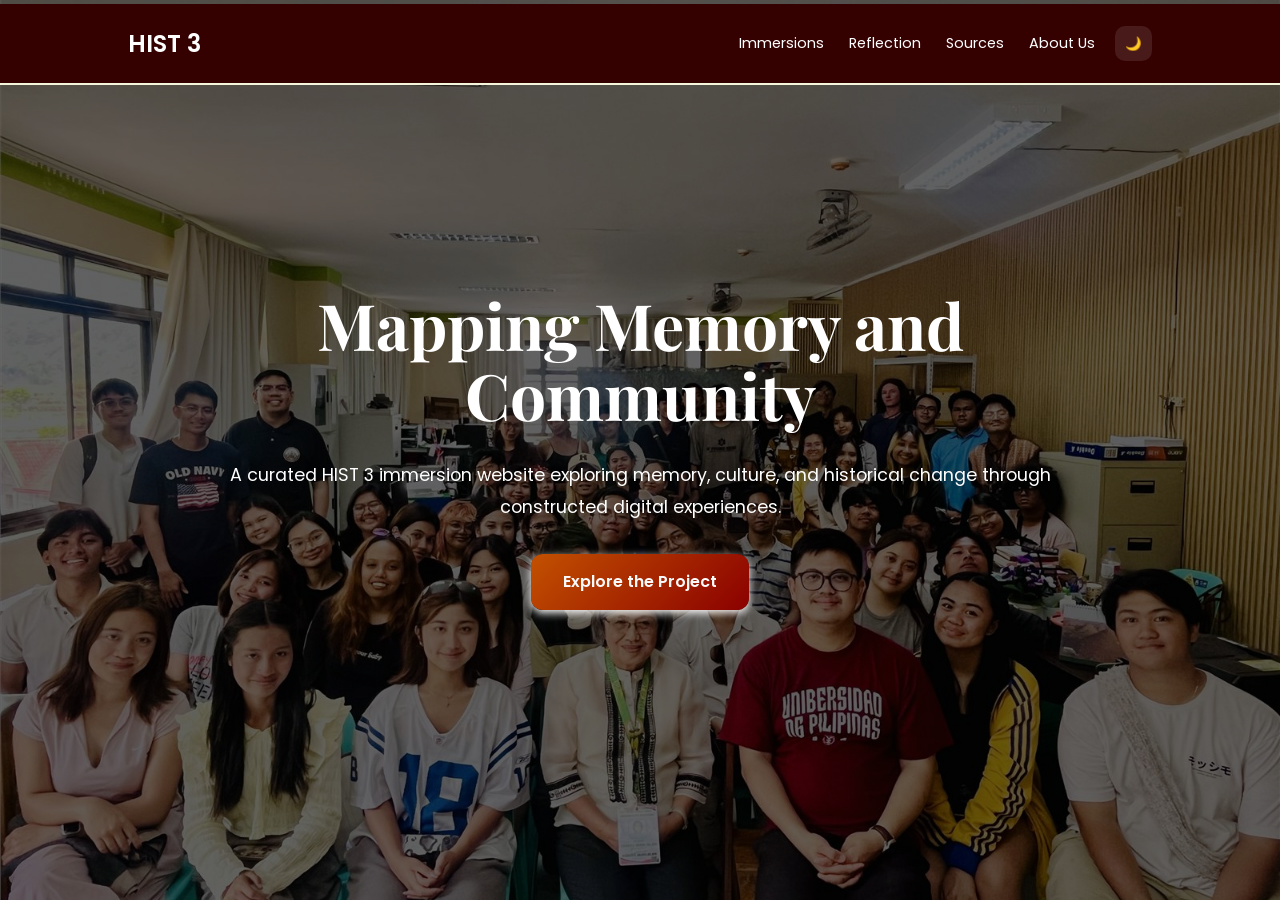
<file: index.html>
<!DOCTYPE html>
<html lang="en">
<head>
    <meta charset="UTF-8">
    <meta name="viewport" content="width=device-width, initial-scale=1.0">
    <title>Mapping Memory and Community | HIST 3 Immersion</title>

    <link rel="stylesheet" href="style.css">

    <link rel="preconnect" href="https://fonts.googleapis.com">
    <link rel="preconnect" href="https://fonts.gstatic.com" crossorigin>
    <link href="https://fonts.googleapis.com/css2?family=Playfair+Display:wght@400;600;700&family=Poppins:wght@300;400;500;600&display=swap" rel="stylesheet">
</head>
<body>

    <div id="scroll-progress"></div>

    <!-- Navigation -->
    <nav class="navbar">

        <a href="index.html">
            <div class="logo">HIST 3</div>
        </a>

        <ul class="nav-links">
            <li><a href="immersion.html">Immersions</a></li>
            <li><a href="reflection.html">Reflection</a></li>
            <li><a href="sources.html">Sources</a></li>
            <li><a href="button.html #about">About Us</a></li>
        </ul>

        <div class="nav-actions">
            <button class="dark-mode-toggle" type="button" aria-label="Toggle dark mode">🌙</button>
            <button class="menu-toggle" type="button" aria-label="Toggle menu">
                <span></span>
                <span></span>
                <span></span>
            </button>
        </div>
    </nav>


    <!-- Hero Section -->
    <section class="hero" id="home">

        <div class="hero-content">
            <h1>Mapping Memory and Community</h1>

            <p>
                A curated HIST 3 immersion website exploring
                memory, culture, and historical change through constructed
                digital experiences.
            </p>

            <a href="button.html" class="btn">Explore the Project</a>
        </div>
</div>

    </section>

    <script src="script.js"></script>
</body>
</html>
</file>
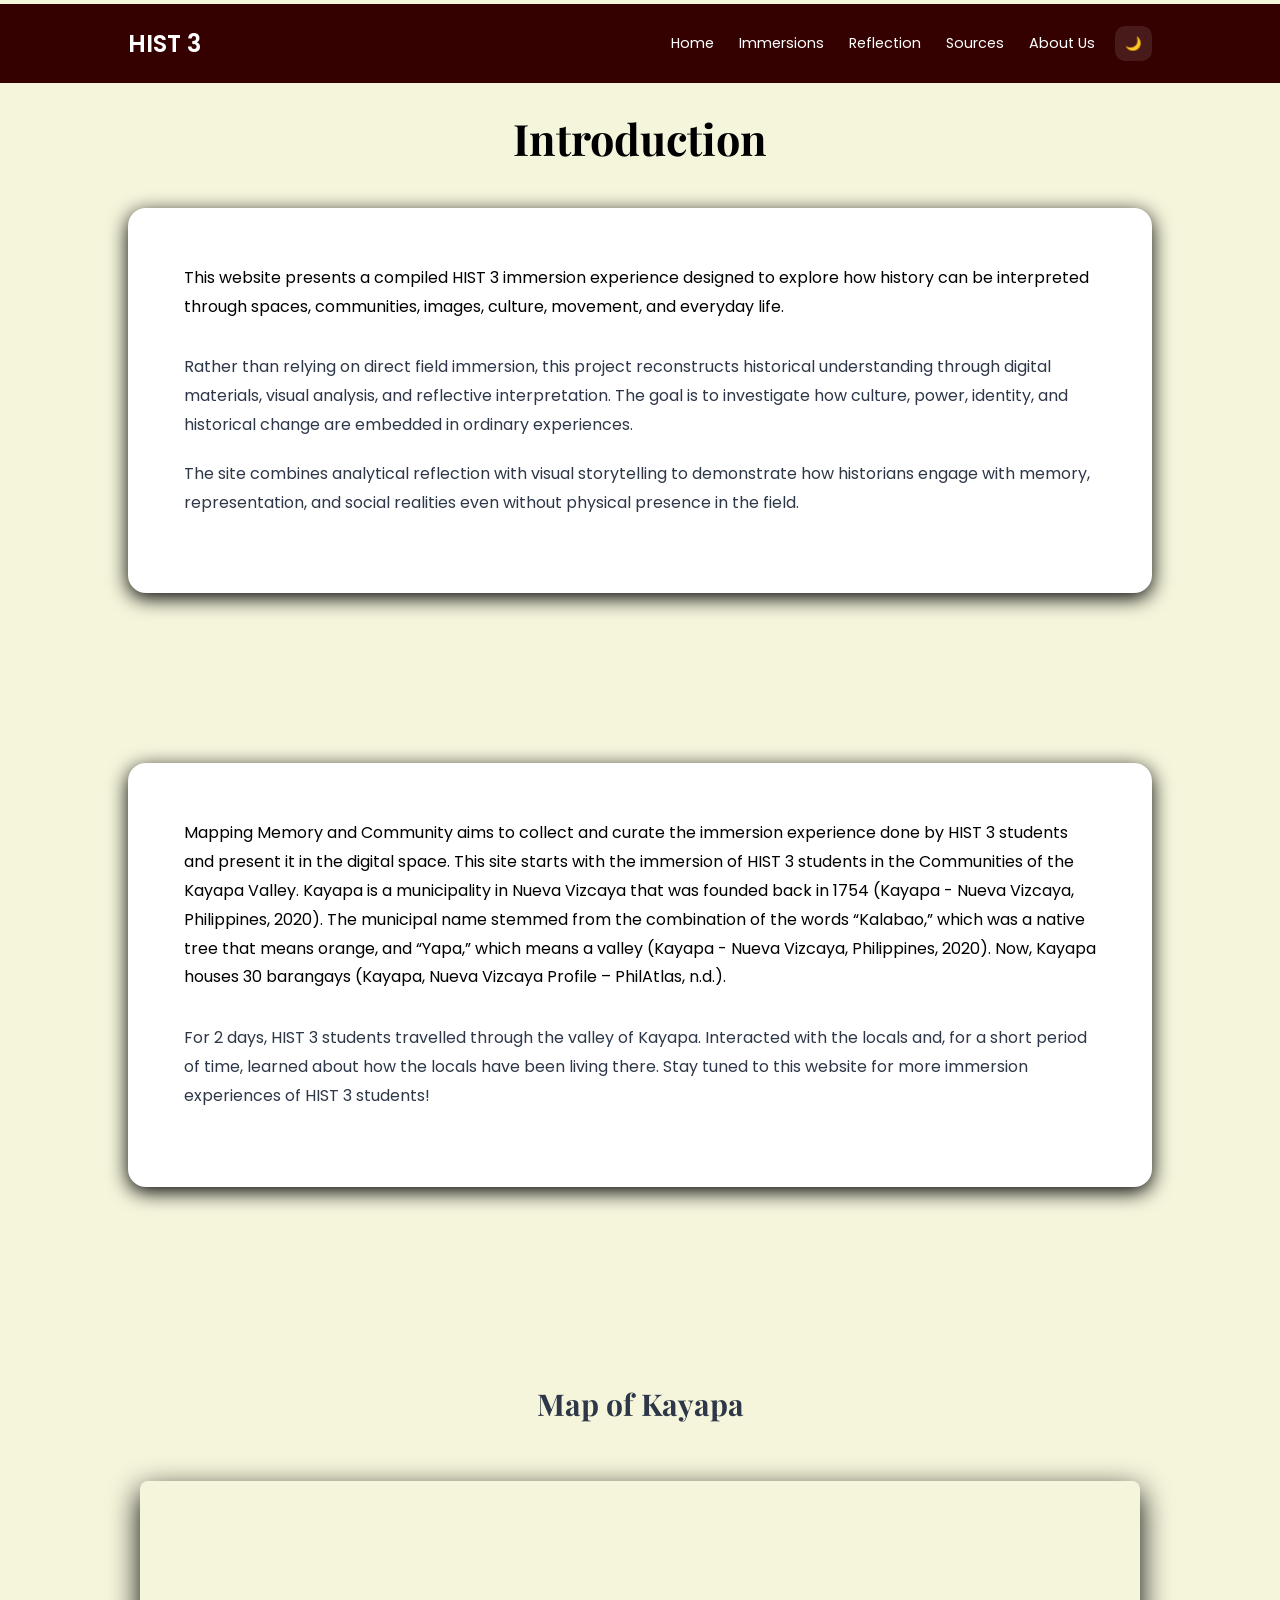
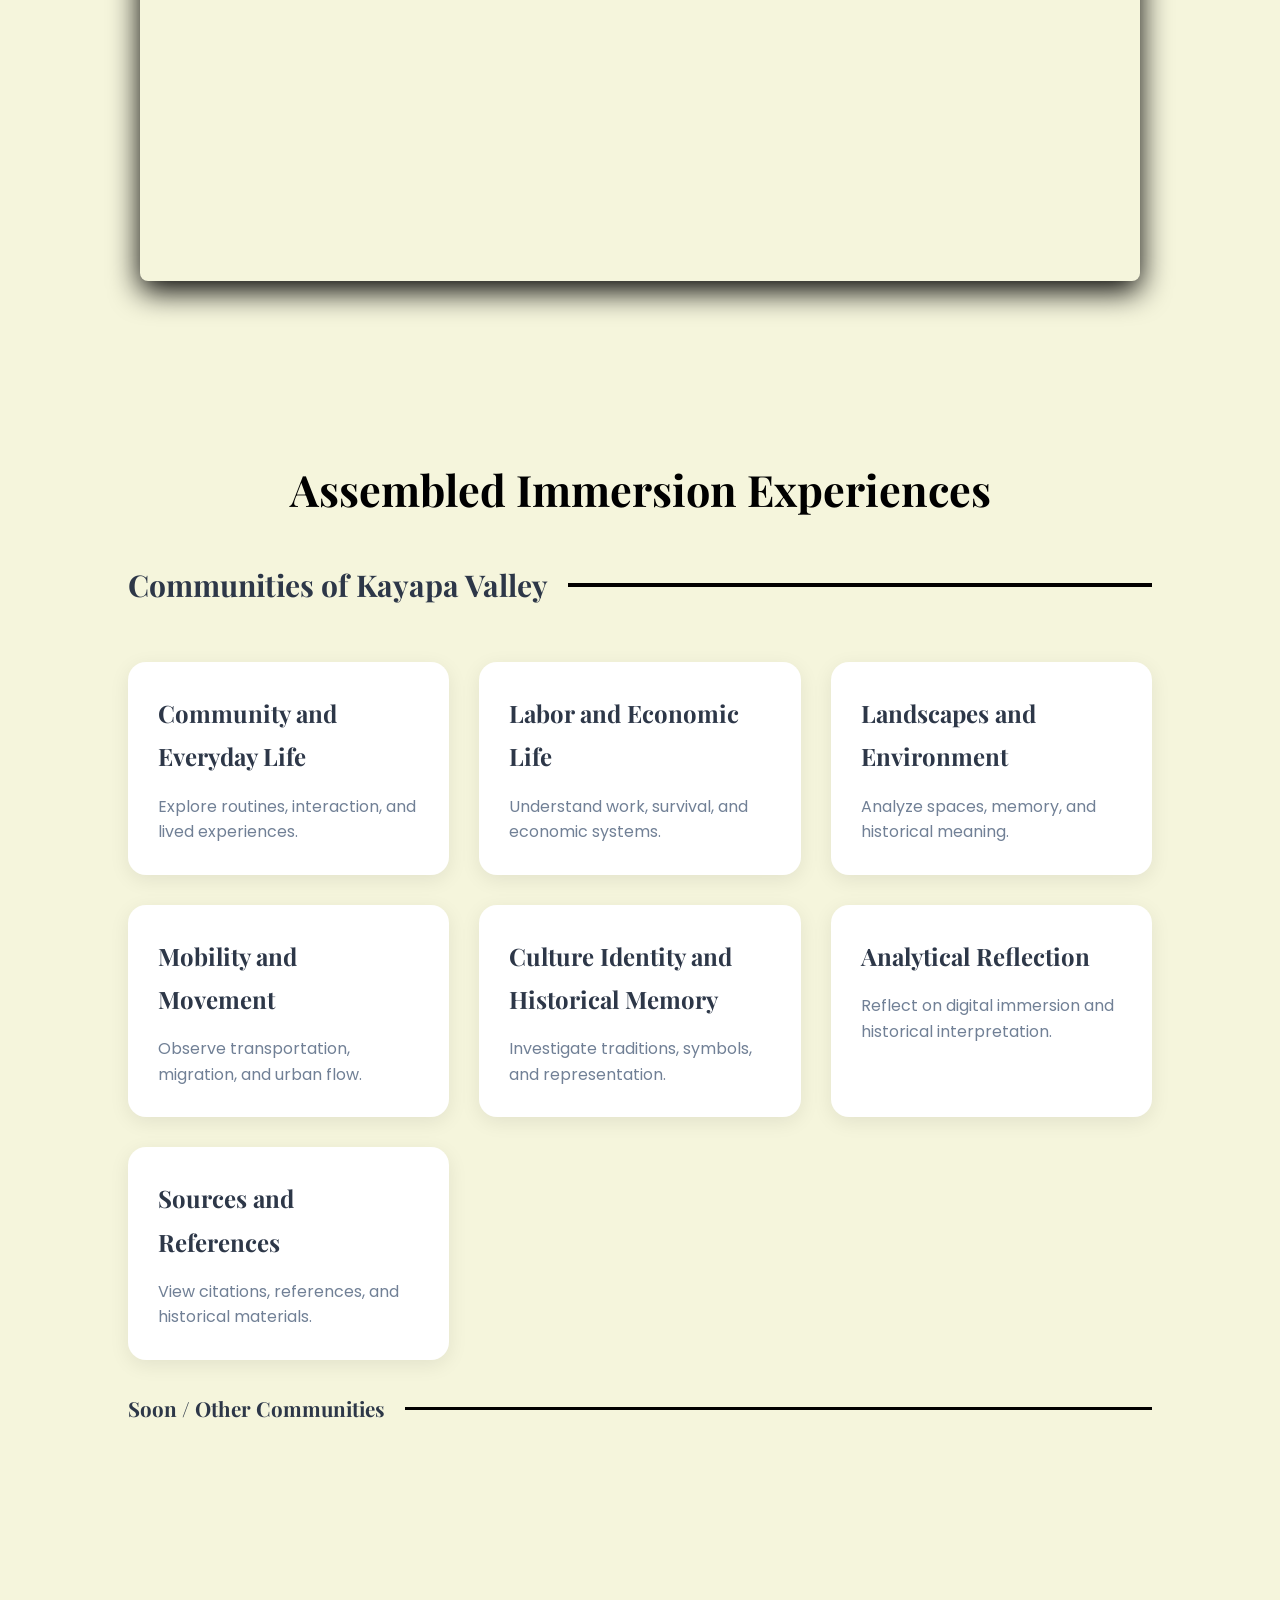
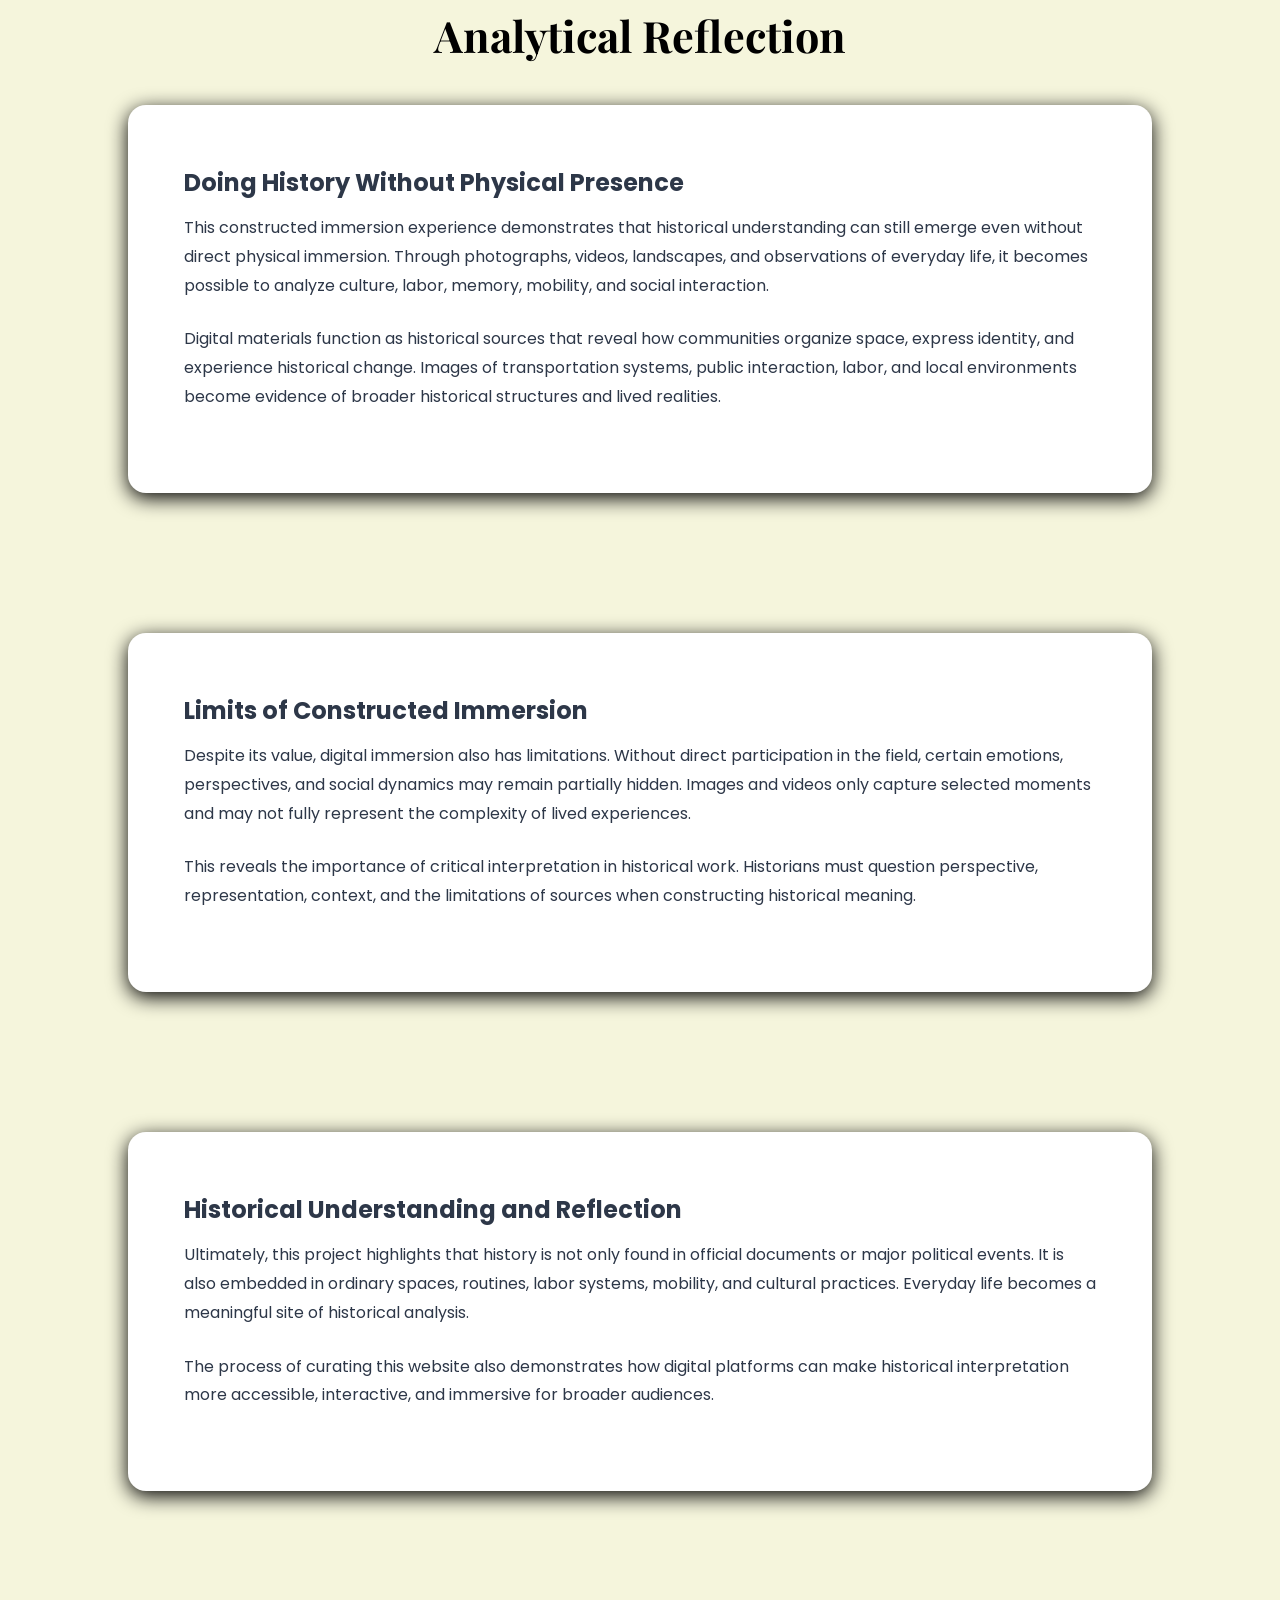
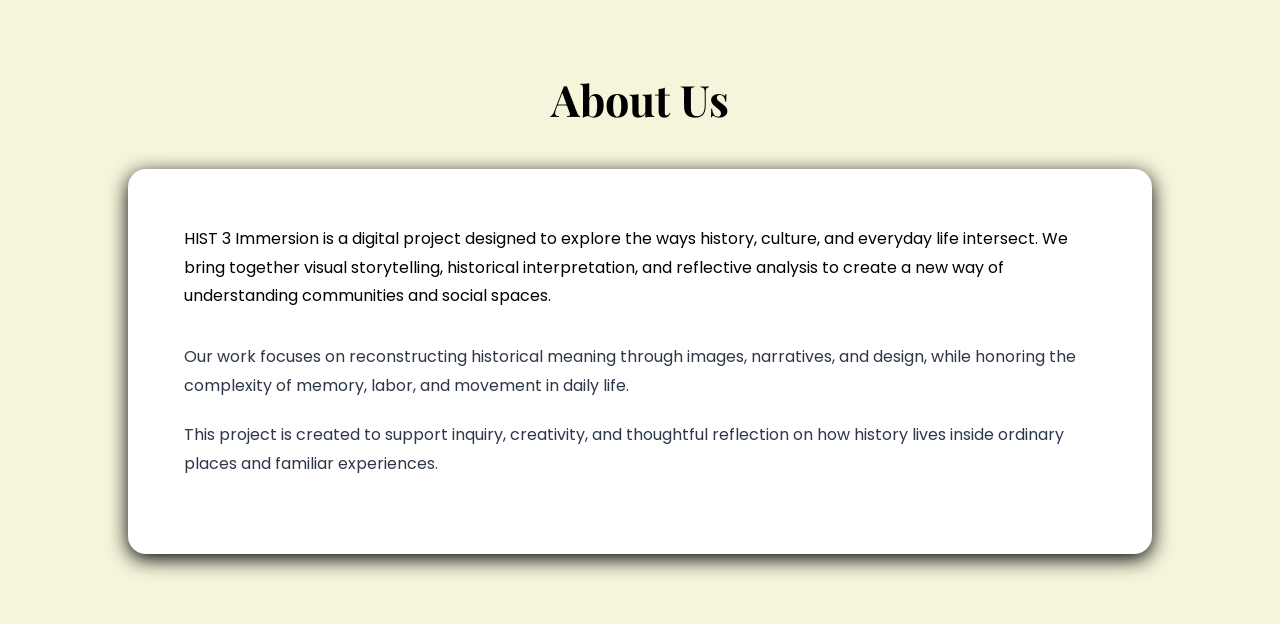
<file: button.html>
<!DOCTYPE html>
<html lang="en">
<head>
    <meta charset="UTF-8">
    <meta name="viewport" content="width=device-width, initial-scale=1.0">
    <title>Mapping Memory and Community | HIST 3 Immersion</title>

    <link rel="stylesheet" href="style.css">

    <link rel="preconnect" href="https://fonts.googleapis.com">
    <link rel="preconnect" href="https://fonts.gstatic.com" crossorigin>
    <link href="https://fonts.googleapis.com/css2?family=Playfair+Display:wght@400;600;700&family=Poppins:wght@300;400;500;600&display=swap" rel="stylesheet">
</head>
<body>

    <div id="scroll-progress"></div>

    <!-- Navigation -->
    <nav class="navbar">

        <a href="index.html">
            <div class="logo">HIST 3</div>
        </a>

        <ul class="nav-links">
            <li><a href="index.html">Home</a></li>
            <li><a href="immersion.html">Immersions</a></li>
            <li><a href="reflection.html">Reflection</a></li>
            <li><a href="sources.html">Sources</a></li>
            <li><a href="#about">About Us</a></li>
        </ul>

        <div class="nav-actions">
            <button class="dark-mode-toggle" type="button" aria-label="Toggle dark mode">🌙</button>
            <button class="menu-toggle" type="button" aria-label="Toggle menu">
                <span></span>
                <span></span>
                <span></span>
            </button>
        </div>
    </nav>

        <!-- Introduction -->
    <section class="section" id="intro">

        <div class="section-title">
            <h2>Introduction</h2>
        </div>

        <div class="content-box">
            <p>
                This website presents a compiled HIST 3 immersion experience
                designed to explore how history can be interpreted through spaces,
                communities, images, culture, movement, and everyday life.

            </p>

            <p>
                Rather than relying on direct field immersion, this project reconstructs 
                historical understanding through digital materials, visual analysis, and 
                reflective interpretation. The goal is to investigate how culture, power, 
                identity, and historical change are embedded in ordinary experiences.
            </p>

            <p>
                The site combines analytical reflection with visual storytelling
                to demonstrate how historians engage with memory, representation,
                and social realities even without physical presence in the field.
            </p>
        </div>
    </section>

     <section class="section" id="intro">

        <div class="section-title">
            <h2></h2>
        </div>

        <div class="content-box">
            <p>
                Mapping Memory and Community aims to collect and curate the immersion experience done by HIST 3 students and present
                it in the digital space. This site starts with the immersion of HIST 3 students in the Communities of the Kayapa Valley.
                Kayapa is a municipality in Nueva Vizcaya that was founded back in 1754 (Kayapa - Nueva Vizcaya, Philippines, 2020). 
                The municipal name stemmed from the combination of the words “Kalabao,” which was a native tree that means orange, and “Yapa,” which means a valley (Kayapa - Nueva Vizcaya, Philippines, 2020). Now, Kayapa houses 30 barangays (Kayapa, Nueva Vizcaya Profile – PhilAtlas, n.d.).

            </p>
              
            <p>
                For 2 days, HIST 3 students travelled through the valley 
                of Kayapa. Interacted with the locals and, for a short period of
                time, learned about how the locals have been living there. 
                Stay tuned to this website for more immersion experiences of HIST 3 students!
            </p>
            
        </div>

    </section>

     <section class="section">
     <div class="subsection-intro">
            <h2>Map of Kayapa</h2>
        </div>

        <iframe src="https://www.google.com/maps/embed?pb=!1m18!1m12!1m3!1d221658.5653475562!2d120.74455024315981!3d16.414754762065204!2m3!1f0!2f0!3f0!3m2!1i1024!2i768!4f13.1!3m3!1m2!1s0x33904ded22fd1811%3A0x556f64eb8012f1f9!2sKayapa%2C%20Nueva%20Vizcaya!5e1!3m2!1sen!2sph!4v1779379152272!5m2!1sen!2sph" 
            width="100%" 
            height="450" 
            class="project-map"
            style="border:0;" 
            allowfullscreen="" 
            loading="lazy">
        </iframe>

    </section>


<!-- Immersion Sections -->
<section class="section" id="immersions">

        <div class="section-title">
            <h2>Assembled Immersion Experiences</h2>
        </div>

        <div class="subsection" id="immersion">
            <h2>Communities of Kayapa Valley</h2>
        </div>


<!-- Immersion Navigation Cards -->

<div class="immersion-links">

    <a href="community.html" class="immersion-link-card">
        <h3>Community and Everyday Life</h3>
        <p>Explore routines, interaction, and lived experiences.</p>
    </a>

    <a href="labor.html" class="immersion-link-card">
        <h3>Labor and Economic Life</h3>
        <p>Understand work, survival, and economic systems.</p>
    </a>

    <a href="landscape.html" class="immersion-link-card">
        <h3>Landscapes and Environment</h3>
        <p>Analyze spaces, memory, and historical meaning.</p>
    </a>

    <a href="mobility.html" class="immersion-link-card">
        <h3>Mobility and Movement</h3>
        <p>Observe transportation, migration, and urban flow.</p>
    </a>

    <a href="culture.html" class="immersion-link-card">
        <h3>Culture Identity and Historical Memory</h3>
        <p>Investigate traditions, symbols, and representation.</p>
    </a>

    <a href="reflection.html" class="immersion-link-card">
        <h3>Analytical Reflection</h3>
        <p>Reflect on digital immersion and historical interpretation.</p>
    </a>

    <a href="sources.html" class="immersion-link-card">
        <h3>Sources and References</h3>
        <p>View citations, references, and historical materials.</p>
    </a>

</div>

<div class="subsection2" id="immersion">
    <h3>Soon / Other Communities</h3>
</div>

</section>

<section class="section" id="reflection">

        <div class="section-title">
            <h2>Analytical Reflection</h2>
        </div>

    <div class="reflection-content-box">

        <h2>Doing History Without Physical Presence</h2>

        <p>
            This constructed immersion experience demonstrates that historical
            understanding can still emerge even without direct physical immersion.
            Through photographs, videos, landscapes, and observations of everyday
            life, it becomes possible to analyze culture, labor, memory, mobility,
            and social interaction.
        </p>

        <p>
            Digital materials function as historical sources that reveal how
            communities organize space, express identity, and experience historical
            change. Images of transportation systems, public interaction, labor,
            and local environments become evidence of broader historical structures
            and lived realities.
        </p>

    </div>

</section>


<section class="section">

    <div class="reflection-content-box">

        <h2>Limits of Constructed Immersion</h2>

        <p>
            Despite its value, digital immersion also has limitations. Without
            direct participation in the field, certain emotions, perspectives,
            and social dynamics may remain partially hidden. Images and videos
            only capture selected moments and may not fully represent the
            complexity of lived experiences.
        </p>

        <p>
            This reveals the importance of critical interpretation in historical
            work. Historians must question perspective, representation, context,
            and the limitations of sources when constructing historical meaning.
        </p>

    </div>

</section>


<section class="section">

    <div class="reflection-content-box">

        <h2>Historical Understanding and Reflection</h2>

        <p>
            Ultimately, this project highlights that history is not only found
            in official documents or major political events. It is also embedded
            in ordinary spaces, routines, labor systems, mobility, and cultural
            practices. Everyday life becomes a meaningful site of historical analysis.
        </p>

        <p>
            The process of curating this website also demonstrates how digital
            platforms can make historical interpretation more accessible,
            interactive, and immersive for broader audiences.
        </p>

    </div>

</section>

  <!-- About Us -->
    <section class="section" id="about">

        <div class="section-title">
            <h2>About Us</h2>
        </div>

        <div class="content-box">
            <p>
                HIST 3 Immersion is a digital project designed to explore the ways history,
                culture, and everyday life intersect. We bring together visual storytelling,
                historical interpretation, and reflective analysis to create a new way of
                understanding communities and social spaces.
            </p>

            <p>
                Our work focuses on reconstructing historical meaning through images,
                narratives, and design, while honoring the complexity of memory, labor,
                and movement in daily life.
            </p>

            <p>
                This project is created to support inquiry, creativity, and thoughtful
                reflection on how history lives inside ordinary places and familiar
                experiences.
            </p>
        </div>

    </section>

    <script src="script.js"></script>
</body>
</html>
</file>
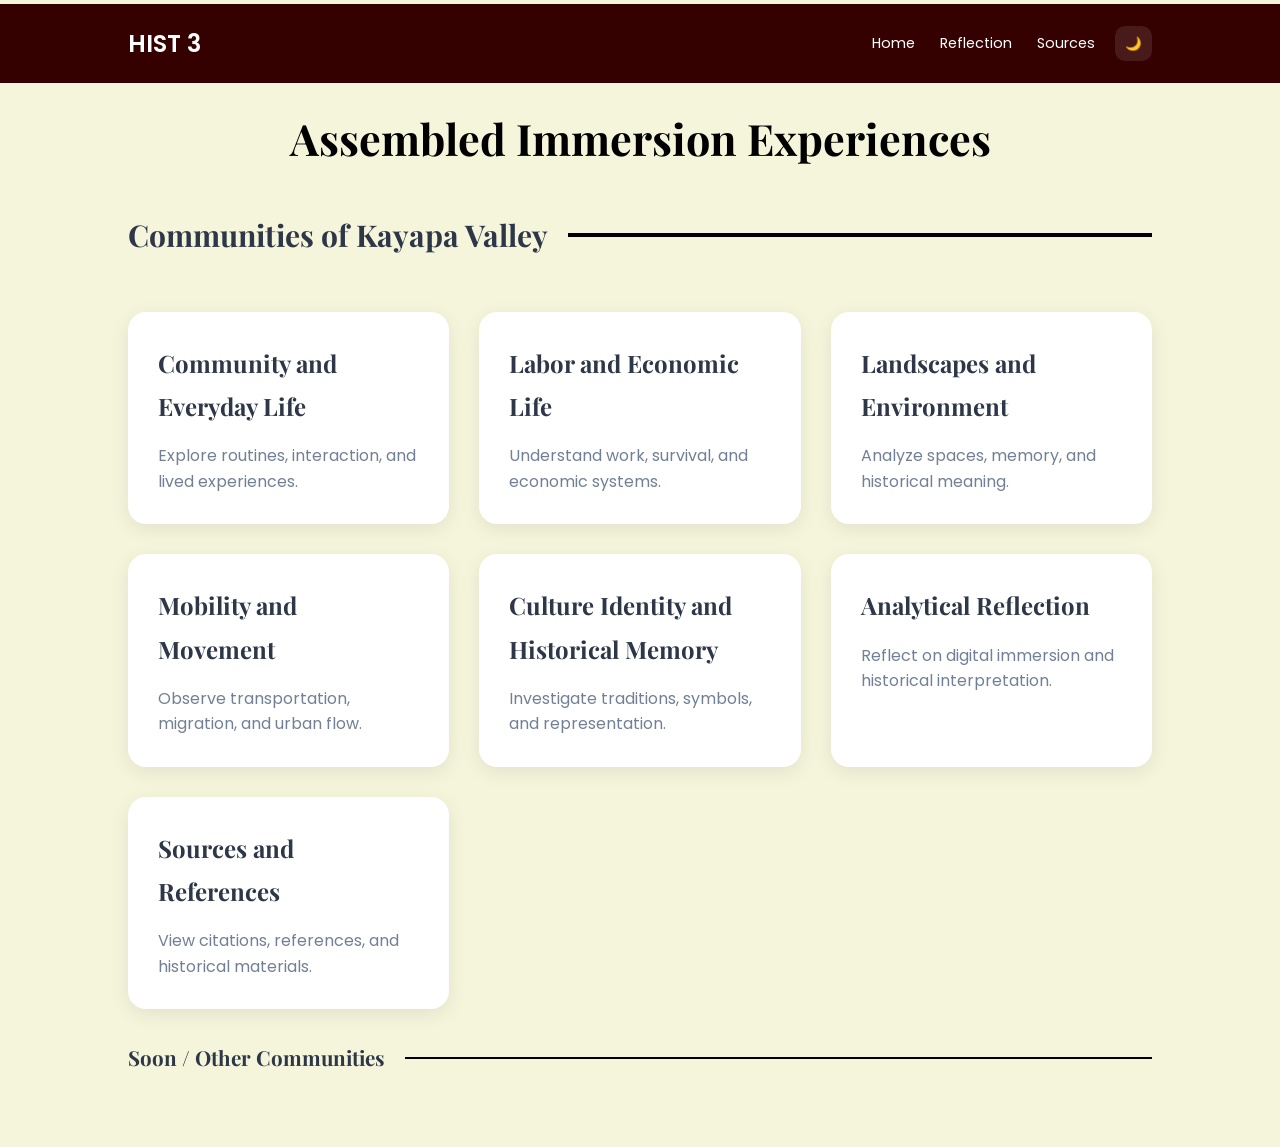
<file: immersion.html>
<!DOCTYPE html>
<html lang="en">
<head>
    <meta charset="UTF-8">
    <meta name="viewport" content="width=device-width, initial-scale=1.0">
    <title>Mapping Memory and Community | HIST 3 Immersion</title>

    <link rel="stylesheet" href="style.css">

    <link rel="preconnect" href="https://fonts.googleapis.com">
    <link rel="preconnect" href="https://fonts.gstatic.com" crossorigin>
    <link href="https://fonts.googleapis.com/css2?family=Playfair+Display:wght@400;600;700&family=Poppins:wght@300;400;500;600&display=swap" rel="stylesheet">
</head>
<body>

    <div id="scroll-progress"></div>

    <!-- Navigation -->
    <nav class="navbar">

        <a href="index.html">
            <div class="logo">HIST 3</div>
        </a>

        <ul class="nav-links">
            <li><a href="index.html">Home</a></li>
            <li><a href="reflection.html">Reflection</a></li>
            <li><a href="sources.html">Sources</a></li>
        </ul>

        <div class="nav-actions">
            <button class="dark-mode-toggle" type="button" aria-label="Toggle dark mode">🌙</button>
            <button class="menu-toggle" type="button" aria-label="Toggle menu">
                <span></span>
                <span></span>
                <span></span>
            </button>
        </div>
    </nav>

       <!-- Immersion Sections -->
    <section class="section" id="immersions">

        <div class="section-title">
            <h2>Assembled Immersion Experiences</h2>
        </div>

        <div class="subsection" id="immersion">
            <h2>Communities of Kayapa Valley</h2>
        </div>

<!-- Immersion Navigation Cards -->

<div class="immersion-links">

    <a href="community.html" class="immersion-link-card">
        <h3>Community and Everyday Life</h3>
        <p>Explore routines, interaction, and lived experiences.</p>
    </a>

    <a href="labor.html" class="immersion-link-card">
        <h3>Labor and Economic Life</h3>
        <p>Understand work, survival, and economic systems.</p>
    </a>

    <a href="landscape.html" class="immersion-link-card">
        <h3>Landscapes and Environment</h3>
        <p>Analyze spaces, memory, and historical meaning.</p>
    </a>

    <a href="mobility.html" class="immersion-link-card">
        <h3>Mobility and Movement</h3>
        <p>Observe transportation, migration, and urban flow.</p>
    </a>

    <a href="culture.html" class="immersion-link-card">
        <h3>Culture Identity and Historical Memory</h3>
        <p>Investigate traditions, symbols, and representation.</p>
    </a>

    <a href="reflection.html" class="immersion-link-card">
        <h3>Analytical Reflection</h3>
        <p>Reflect on digital immersion and historical interpretation.</p>
    </a>

    <a href="sources.html" class="immersion-link-card">
        <h3>Sources and References</h3>
        <p>View citations, references, and historical materials.</p>
    </a>

</div>

<div class="subsection2" id="immersion">
    <h3>Soon / Other Communities</h3>
</div>

    <script src="script.js"></script>
</body>
</html>
</file>
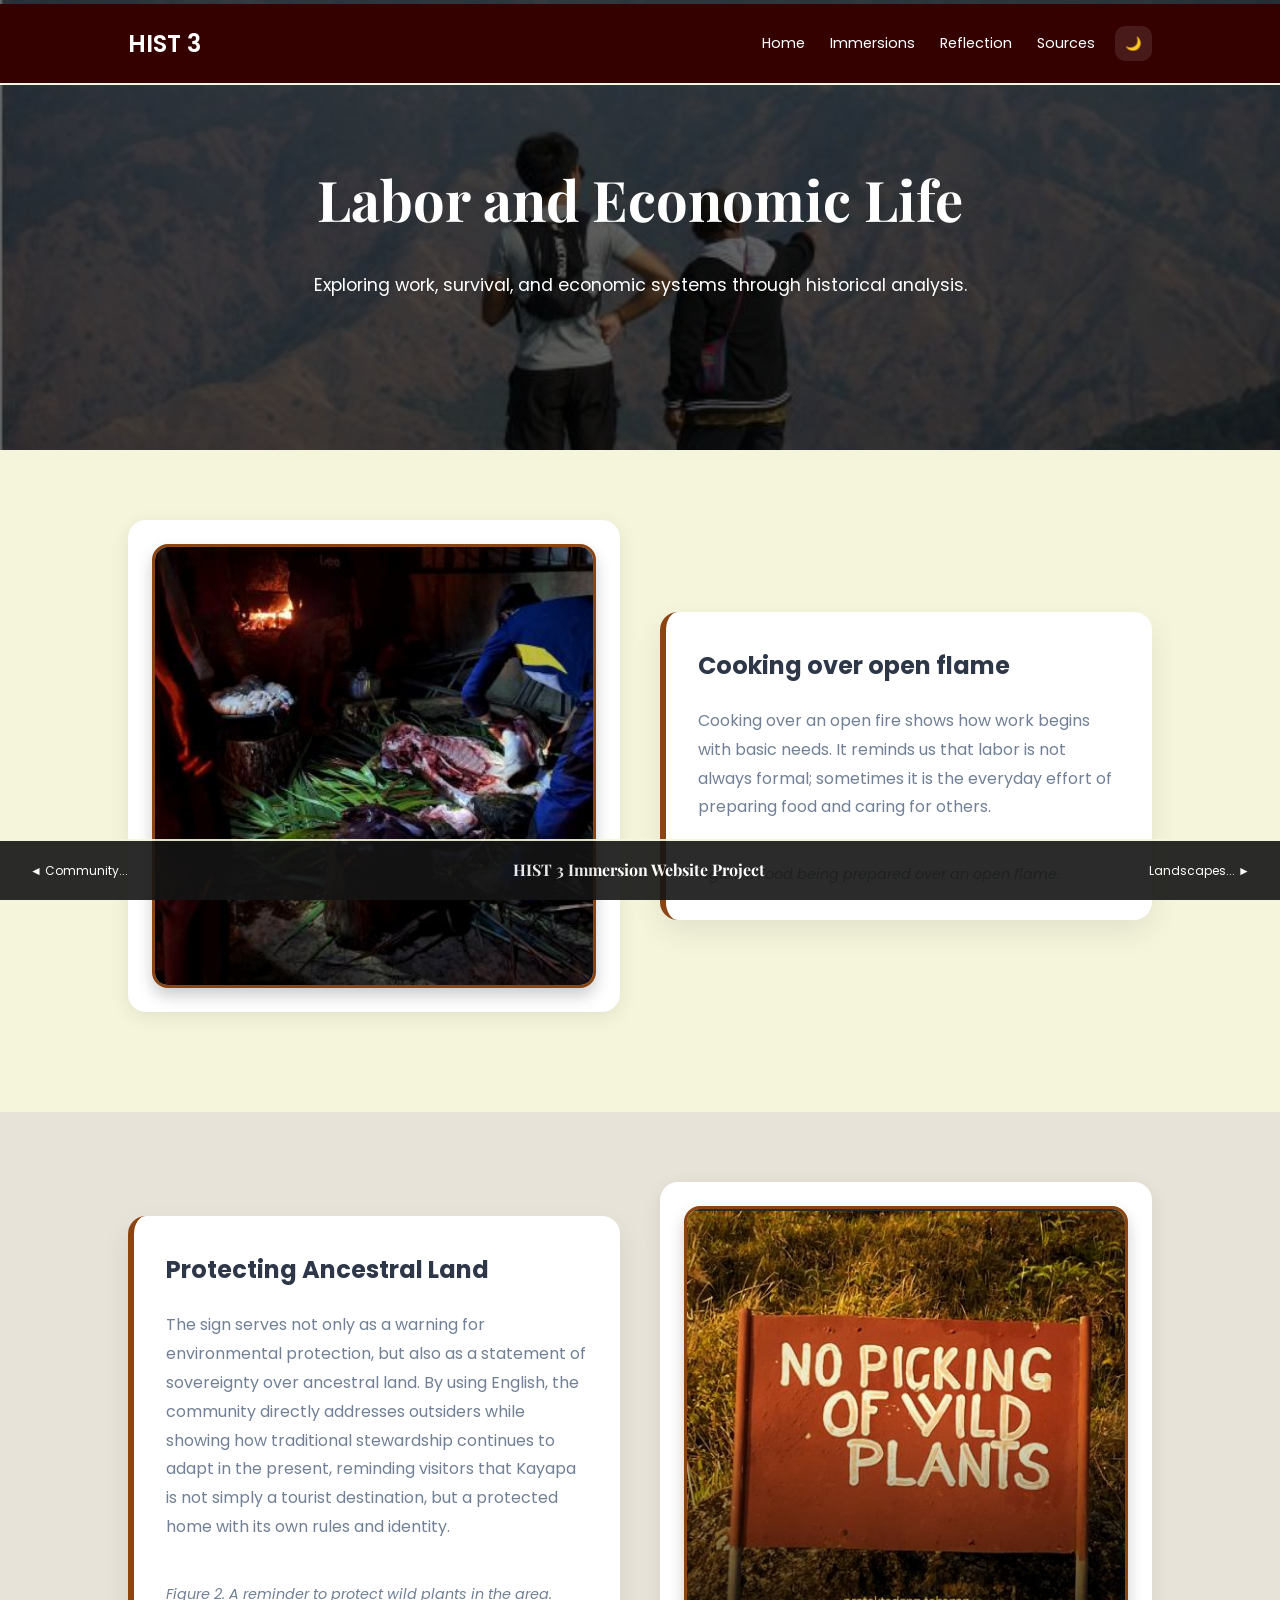
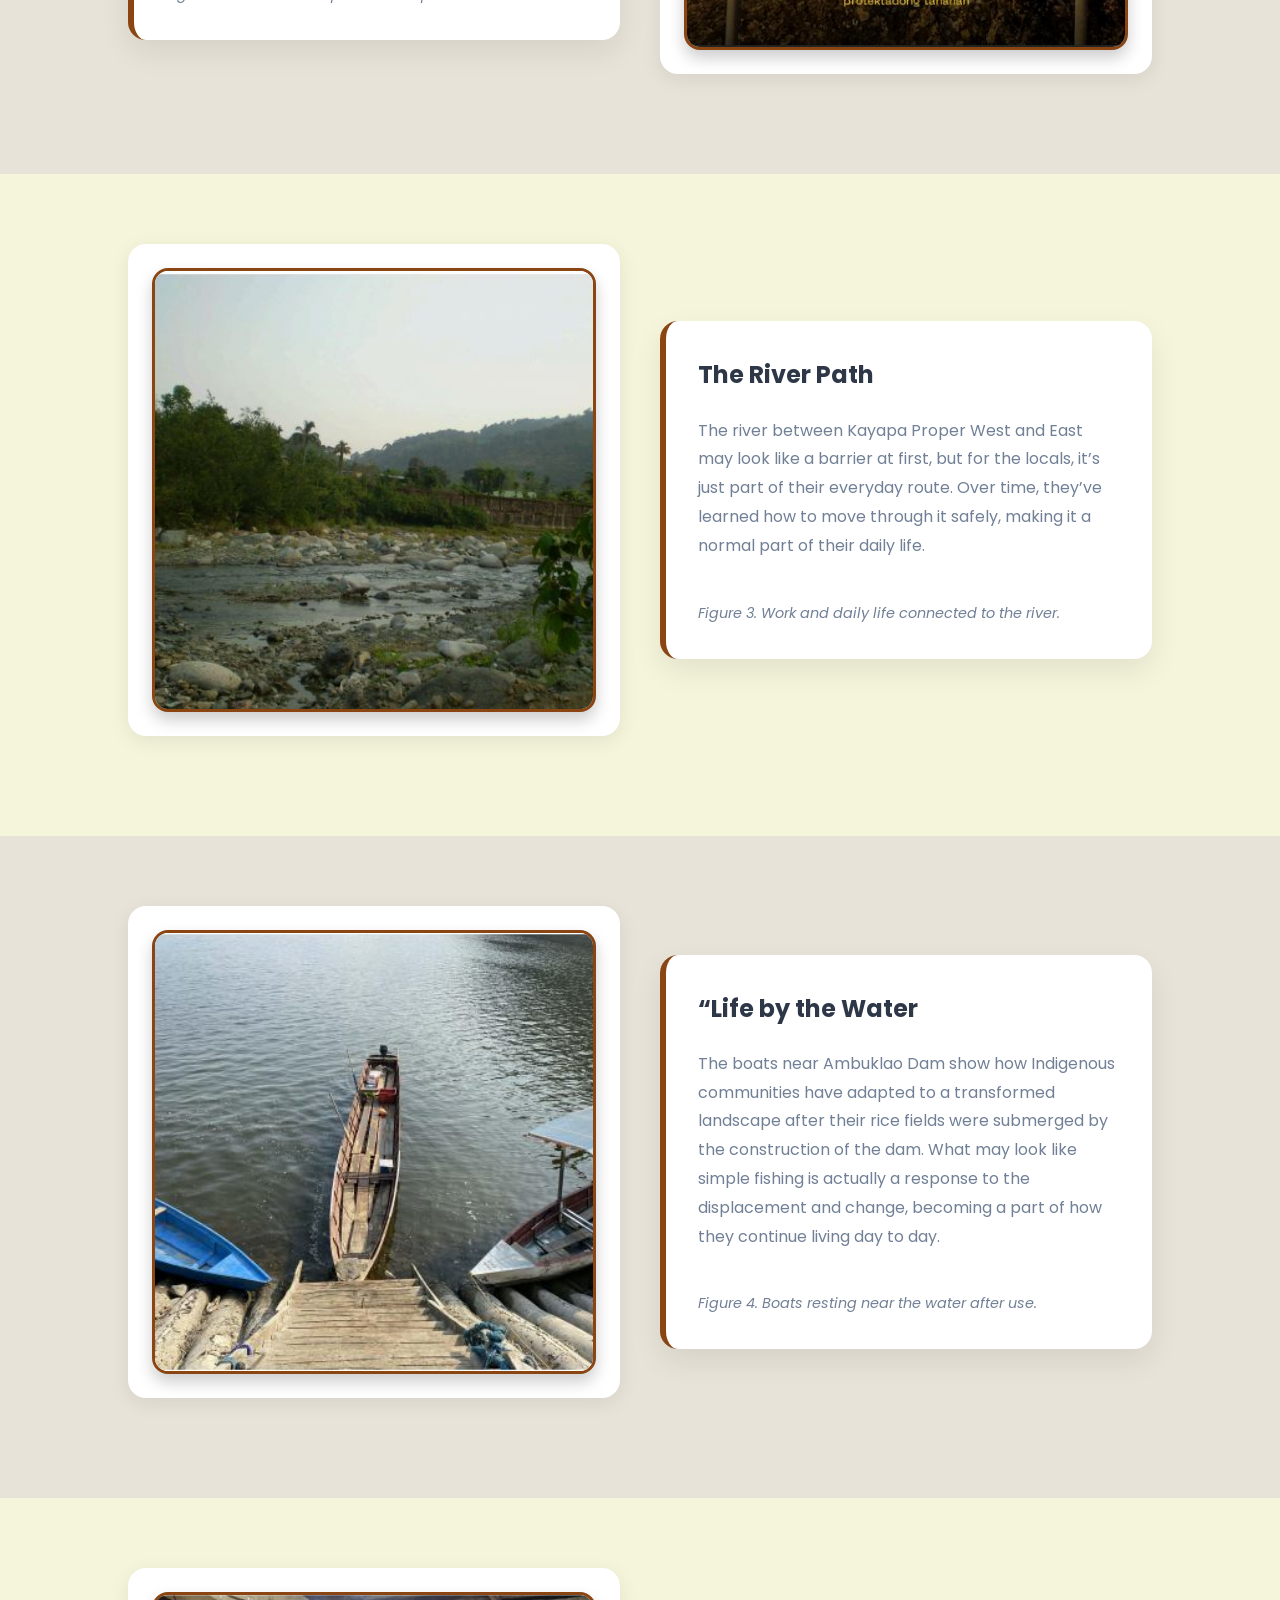
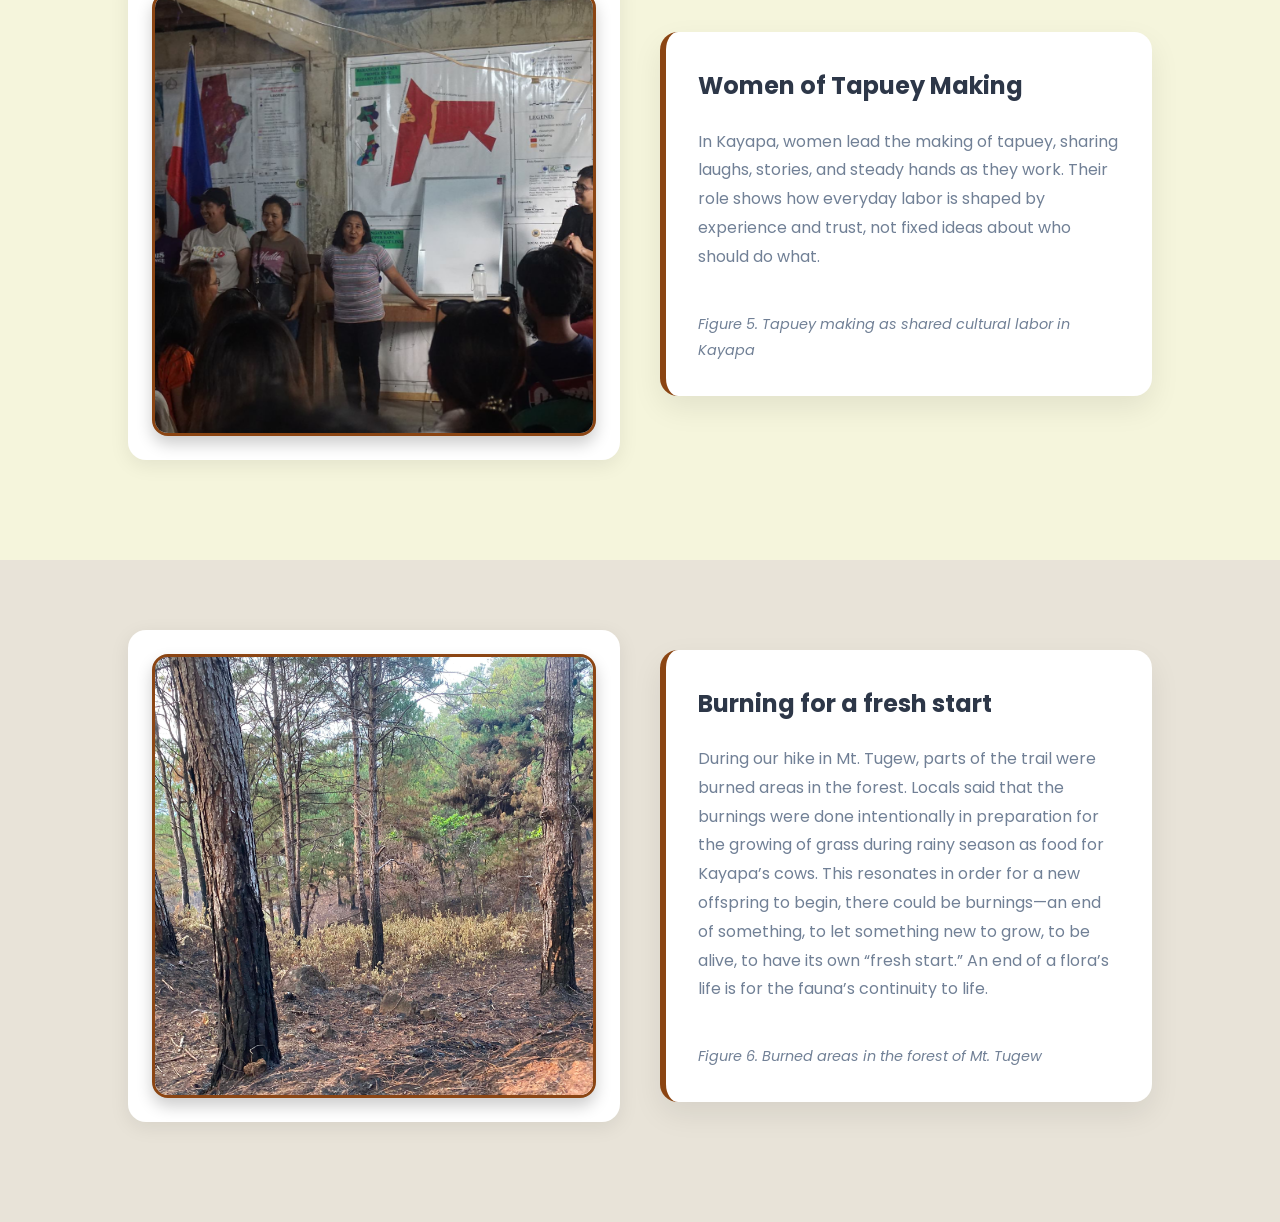
<file: labor.html>
<!DOCTYPE html>
<html lang="en">
<head>
    <meta charset="UTF-8">
    <meta name="viewport" content="width=device-width, initial-scale=1.0">
    <title>Labor and Economic Life</title>

    <link rel="stylesheet" href="style.css">

    <link rel="preconnect" href="https://fonts.googleapis.com">
    <link rel="preconnect" href="https://fonts.gstatic.com" crossorigin>
    <link href="https://fonts.googleapis.com/css2?family=Playfair+Display:wght@400;600;700&family=Poppins:wght@300;400;500;600&display=swap" rel="stylesheet">
</head>
<body>

<div id="scroll-progress"></div>

<nav class="navbar">

    <a href="index.html">
            <div class="logo">HIST 3</div>
        </a>

    <ul class="nav-links">
        <li><a href="index.html">Home</a></li>
        <li><a href="immersion.html">Immersions</a></li>
        <li><a href="reflection.html">Reflection</a></li>
        <li><a href="sources.html">Sources</a></li>
    </ul>

    <div class="nav-actions">
        <button class="dark-mode-toggle" type="button" aria-label="Toggle dark mode">🌙</button>
        <button class="menu-toggle" type="button" aria-label="Toggle menu">
            <span></span>
            <span></span>
            <span></span>
        </button>
    </div>
</nav>

<section class="subpage-hero subpage-hero-labor">
    <h1>Labor and Economic Life</h1>
    <p>
        Exploring work, survival, and economic systems through historical analysis.
    </p>
</section>

<section class="section">

    <div class="detail-grid">

        <div class="detail-image">
            <img src="images/optimized/image 60.jpg" alt="Labor" class="real-image" loading="lazy" decoding="async">
        </div>

        <div class="detail-text">

            <h2>Cooking over open flame</h2>

            <p>
                Cooking over an open fire shows how work begins with basic
                needs. It reminds us that labor is not always formal; sometimes
                it is the everyday effort of preparing food and caring for others.
            </p>

            <div class="caption">
                Figure 1. Food being prepared over an open flame.
            </div>

        </div>

    </div>

</section>

<section class="section alt-section">

    <div class="detail-grid">

        <div class="detail-text">

            <h2>Protecting Ancestral Land</h2>

            <p>
                The sign serves not only as a warning for environmental protection, but also as a statement of sovereignty over ancestral land. By using English, the community directly addresses outsiders while showing how traditional stewardship continues to adapt in the present, reminding visitors that Kayapa is not simply a tourist destination, but a protected home with its own rules and identity.


            <div class="caption">
                Figure 2. A reminder to protect wild plants in the area.
            </div>

        </div>

        <div class="detail-image">
                <img src="images/optimized/image 67.jpg" alt="Labor" class="real-image" loading="lazy" decoding="async">
        </div>

    </div>

</section>

<section class="section">

    <div class="detail-grid">

        <div class="detail-image">
            <img src="images/optimized/image 63.jpg" alt="Labor" class="real-image" loading="lazy" decoding="async">
        </div>

        <div class="detail-text">

            <h2>The River Path</h2>

            <p>
                The river between Kayapa Proper West and East may look like a barrier at first, but for the locals, it’s just part of their everyday route. Over time, they’ve learned how to move through it safely, making it a normal part of their daily life.

            </p>

            <div class="caption">
                Figure 3. Work and daily life connected to the river.
            </div>

        </div>

    </div>

</section>


<section class="section alt-section">

    <div class="detail-grid">

        <div class="detail-image">
            <img src="images/optimized/image 62.jpg" alt="Labor" class="real-image" loading="lazy" decoding="async">
        </div>

        <div class="detail-text">

            <h2>“Life by the Water</h2>

            <p>
                The boats near Ambuklao Dam show how Indigenous communities have adapted to a transformed landscape after their rice fields were submerged by the construction of the dam. What may look like simple fishing is actually a response to the displacement and change, becoming a part of how they continue living day to day.


            </p>

            <div class="caption">
                Figure 4. Boats resting near the water after use.
            </div>

        </div>

    </div>

</section>

<section class="section">

    <div class="detail-grid">

        <div class="detail-image">
            <img src="images/optimized/image 75.jpg" alt="Labor" class="real-image" loading="lazy" decoding="async">
        </div>

        <div class="detail-text">

            <h2>Women of Tapuey Making</h2>

            <p>
                In Kayapa, women lead the making of tapuey, sharing laughs, stories, and steady hands as they work. Their role shows how everyday labor is shaped by experience and trust, not fixed ideas about who should do what.

            </p>

            <div class="caption">
                Figure 5.  Tapuey making as shared cultural labor in Kayapa
            </div>

        </div>

    </div>

</section>


<section class="section alt-section">

    <div class="detail-grid">

        <div class="detail-image">
            <img src="images/optimized/image 79.jpg" alt="Labor" class="real-image" loading="lazy" decoding="async">
        </div>

        <div class="detail-text">

            <h2>Burning for a fresh start</h2>

            <p>
                During our hike in Mt. Tugew, parts of the trail were burned areas in the forest. Locals said that the burnings were done intentionally in preparation for the growing of grass during rainy season as food for Kayapa’s cows. This resonates in order for a new 
               offspring to begin, there could be burnings—an end of something, to let something new to grow, to be alive, to have its own “fresh start.” An end of a flora’s life is for the fauna’s continuity to life.

            </p>

            <div class="caption">
                Figure 6.  Burned areas in the forest of Mt. Tugew

        </div>

    </div>

</section>



<footer>
   <a href="community.html" class="prev-btn">◄ Community...</a>
  
  <span class="footer-title">HIST 3 Immersion Website Project</span>
  
  <a href="landscape.html" class="next-btn">Landscapes... ►</a>
</footer>

<script src="script.js"></script>
</body>
</html>
</file>
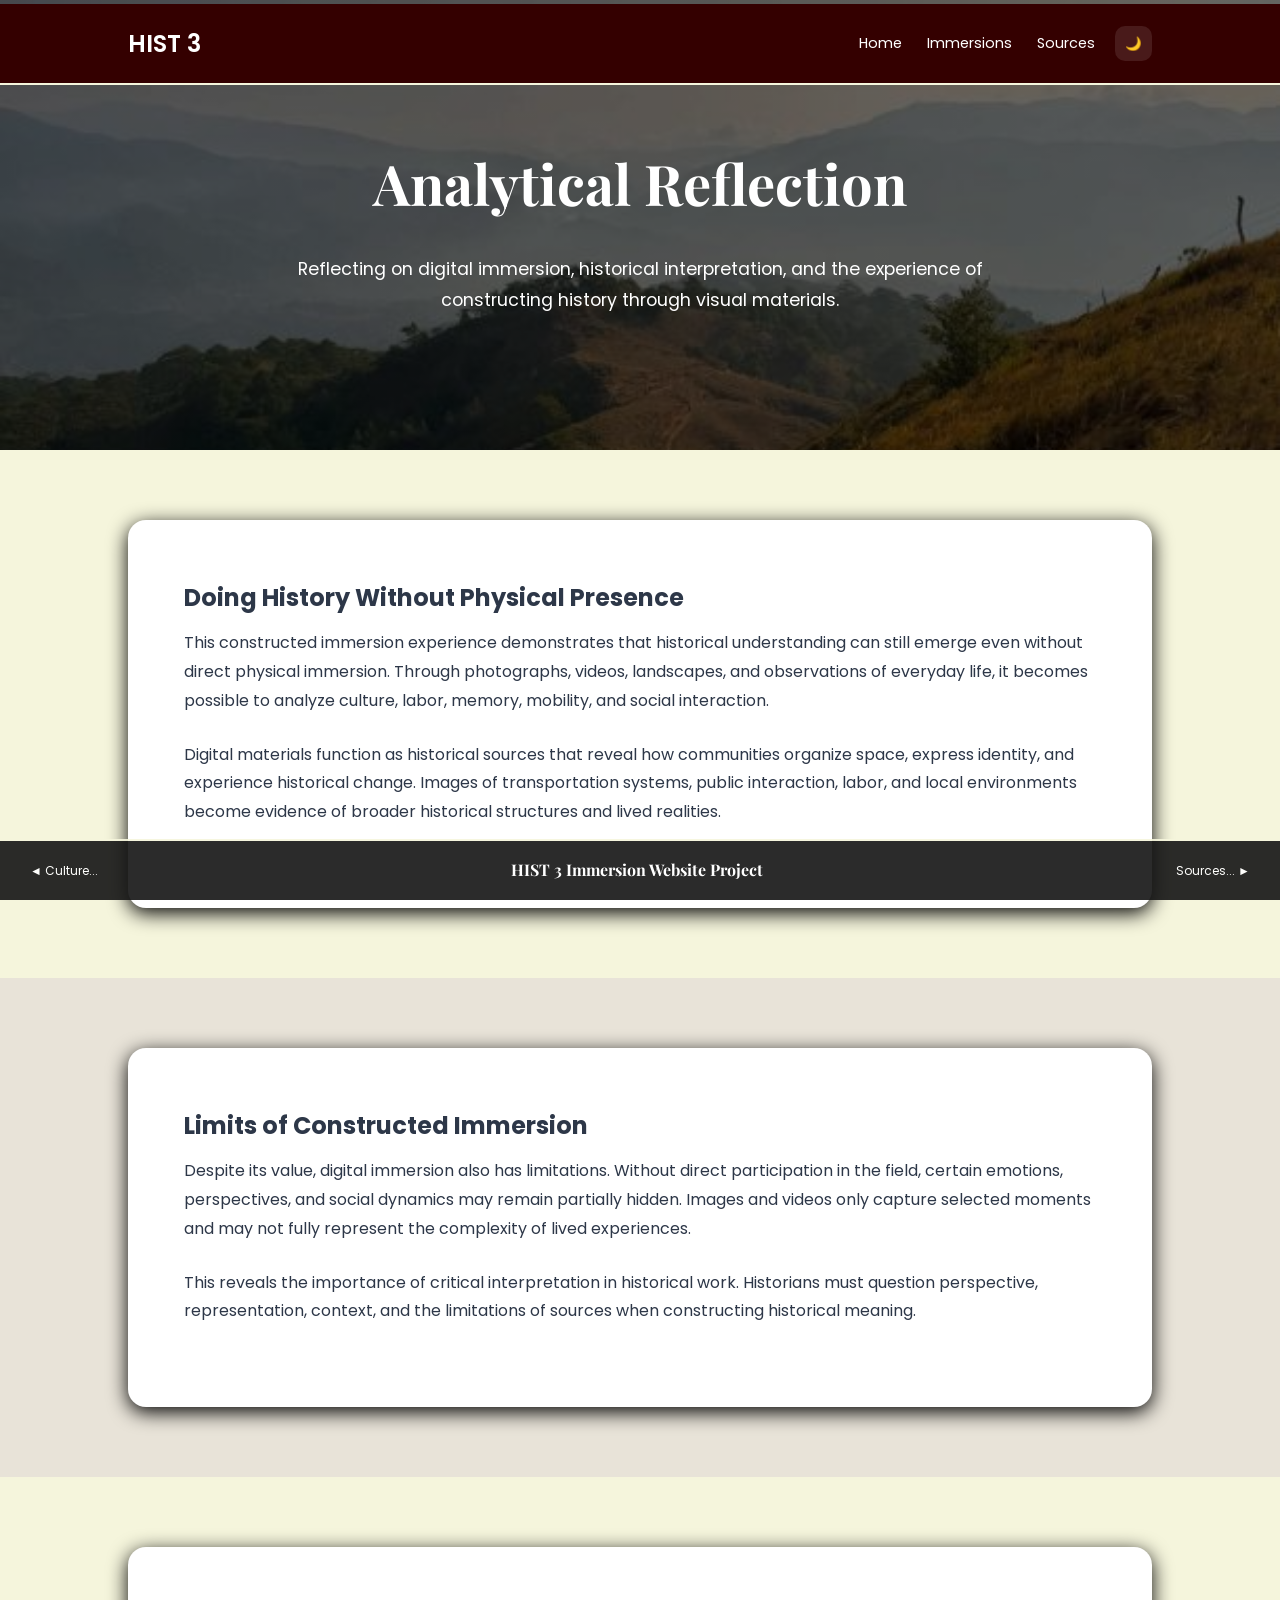
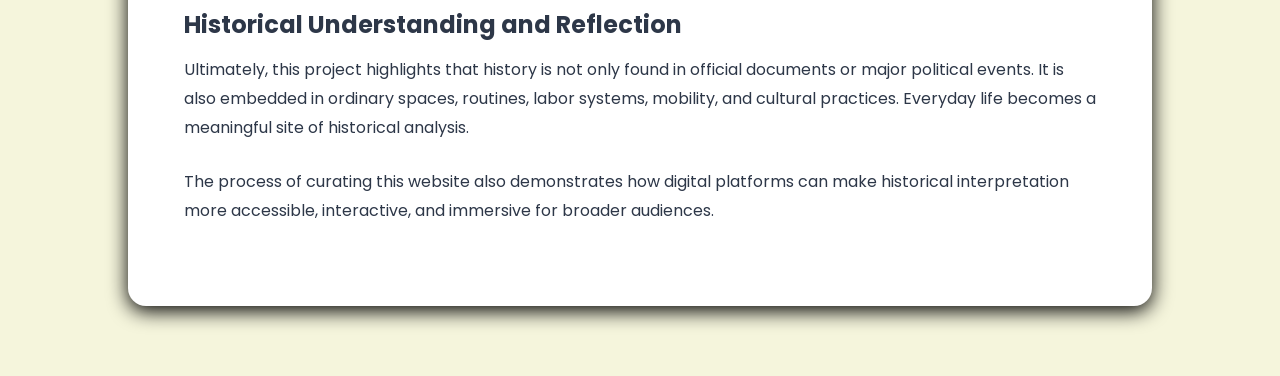
<file: reflection.html>
<!DOCTYPE html>
<html lang="en">
<head>
    <meta charset="UTF-8">
    <meta name="viewport" content="width=device-width, initial-scale=1.0">
    <title>Analytical Reflection</title>

    <link rel="stylesheet" href="style.css">

    <link rel="preconnect" href="https://fonts.googleapis.com">
    <link rel="preconnect" href="https://fonts.gstatic.com" crossorigin>

    <link href="https://fonts.googleapis.com/css2?family=Playfair+Display:wght@400;600;700&family=Poppins:wght@300;400;500;600&display=swap" rel="stylesheet">
</head>

<body>

    <div id="scroll-progress"></div>

<nav class="navbar">

    <a href="index.html">
        <div class="logo">HIST 3</div>
    </a>

    <ul class="nav-links">
        <li><a href="index.html">Home</a></li>
        <li><a href="immersion.html">Immersions</a></li>
        <li><a href="sources.html">Sources</a></li>
    </ul>

    <div class="nav-actions">
        <button class="dark-mode-toggle" type="button" aria-label="Toggle dark mode">🌙</button>
        <button class="menu-toggle" type="button" aria-label="Toggle menu">
            <span></span>
            <span></span>
            <span></span>
        </button>
    </div>

</nav>


<section class="subpage-hero subpage-hero-reflection">

    <h1>Analytical Reflection</h1>

    <p>
        Reflecting on digital immersion, historical interpretation,
        and the experience of constructing history through visual materials.
    </p>

</section>


<section class="section">

    <div class="reflection-content-box">

        <h2>Doing History Without Physical Presence</h2>

        <p>
            This constructed immersion experience demonstrates that historical
            understanding can still emerge even without direct physical immersion.
            Through photographs, videos, landscapes, and observations of everyday
            life, it becomes possible to analyze culture, labor, memory, mobility,
            and social interaction.
        </p>

        <p>
            Digital materials function as historical sources that reveal how
            communities organize space, express identity, and experience historical
            change. Images of transportation systems, public interaction, labor,
            and local environments become evidence of broader historical structures
            and lived realities.
        </p>

    </div>

</section>


<section class="section alt-section">

    <div class="reflection-content-box">

        <h2>Limits of Constructed Immersion</h2>

        <p>
            Despite its value, digital immersion also has limitations. Without
            direct participation in the field, certain emotions, perspectives,
            and social dynamics may remain partially hidden. Images and videos
            only capture selected moments and may not fully represent the
            complexity of lived experiences.
        </p>

        <p>
            This reveals the importance of critical interpretation in historical
            work. Historians must question perspective, representation, context,
            and the limitations of sources when constructing historical meaning.
        </p>

    </div>

</section>


<section class="section">

    <div class="reflection-content-box">

        <h2>Historical Understanding and Reflection</h2>

        <p>
            Ultimately, this project highlights that history is not only found
            in official documents or major political events. It is also embedded
            in ordinary spaces, routines, labor systems, mobility, and cultural
            practices. Everyday life becomes a meaningful site of historical analysis.
        </p>

        <p>
            The process of curating this website also demonstrates how digital
            platforms can make historical interpretation more accessible,
            interactive, and immersive for broader audiences.
        </p>

    </div>

</section>


<footer>

   <a href="culture.html" class="prev-btn">◄ Culture...</a>
  
  <span class="footer-title">HIST 3 Immersion Website Project</span>
  
  <a href="sources.html" class="next-btn">Sources... ►</a>

</footer>
<script src="script.js"></script>

</body>
</html>
</file>
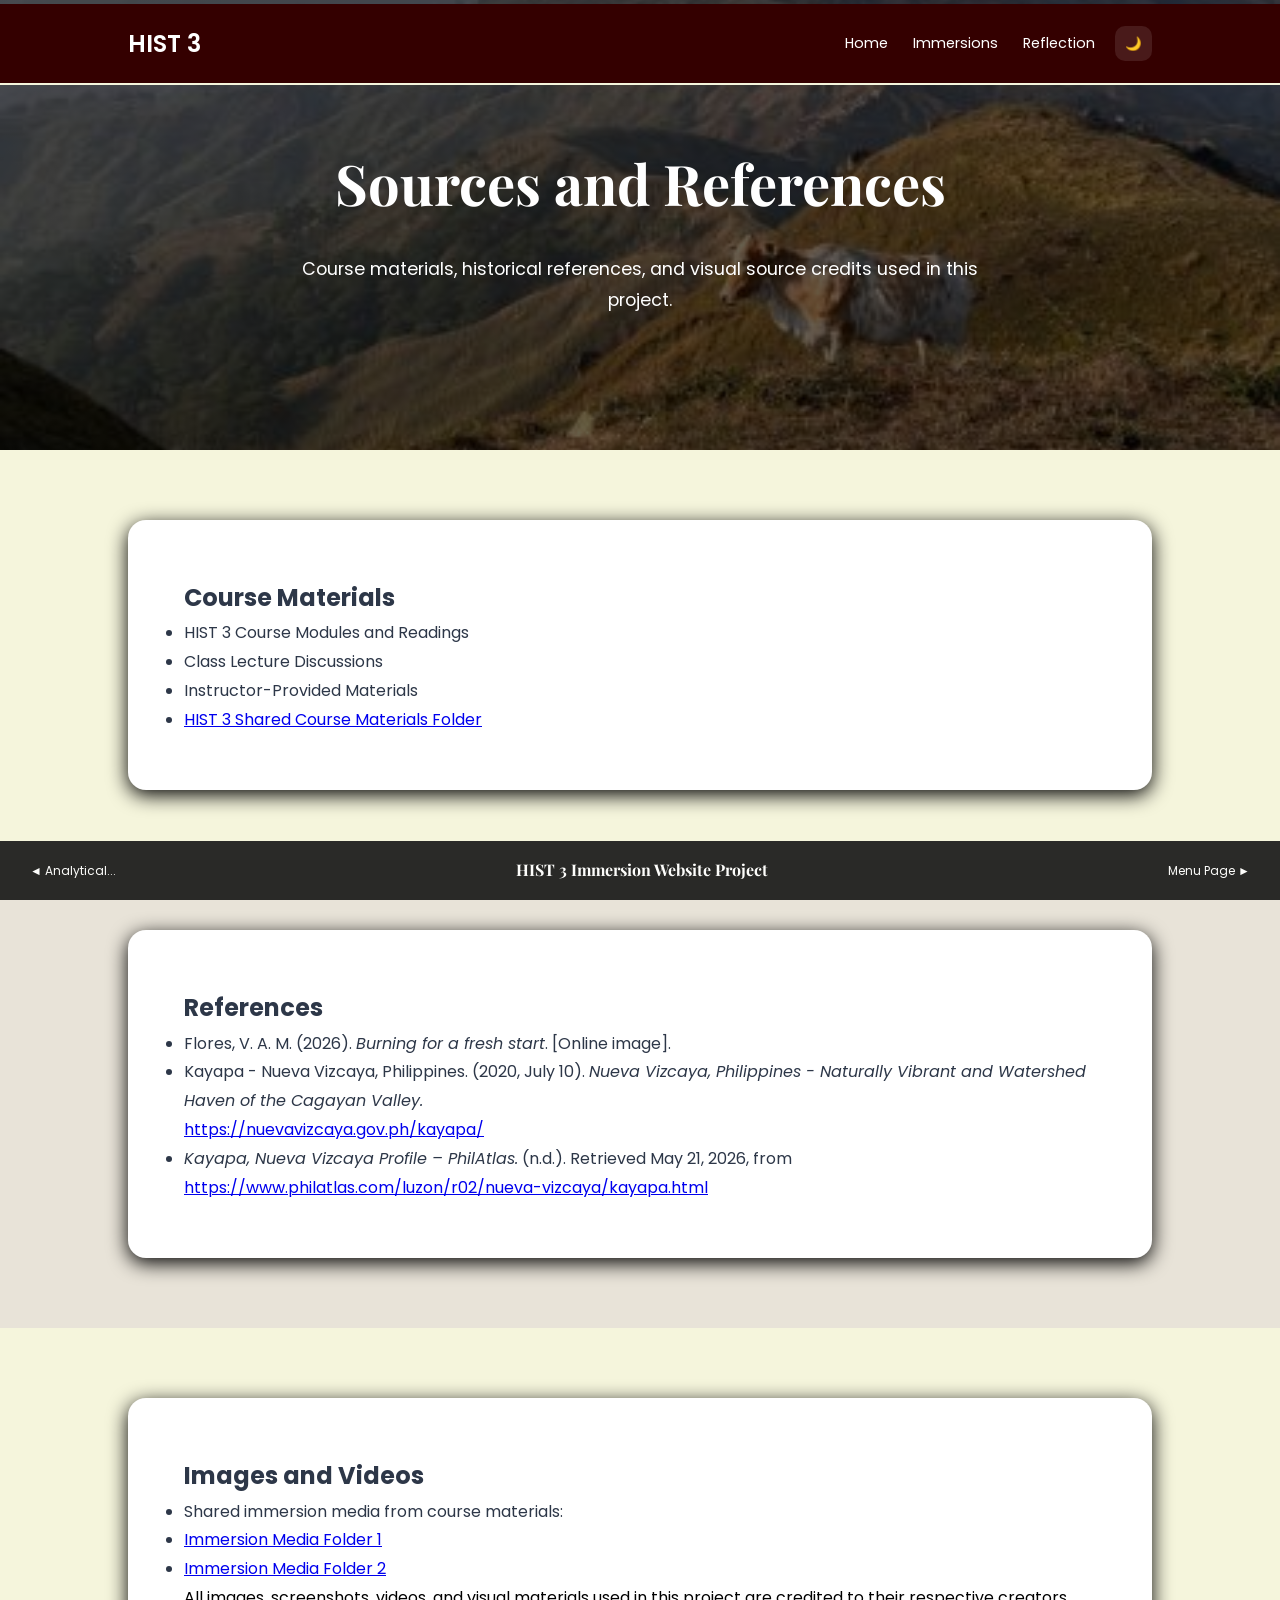
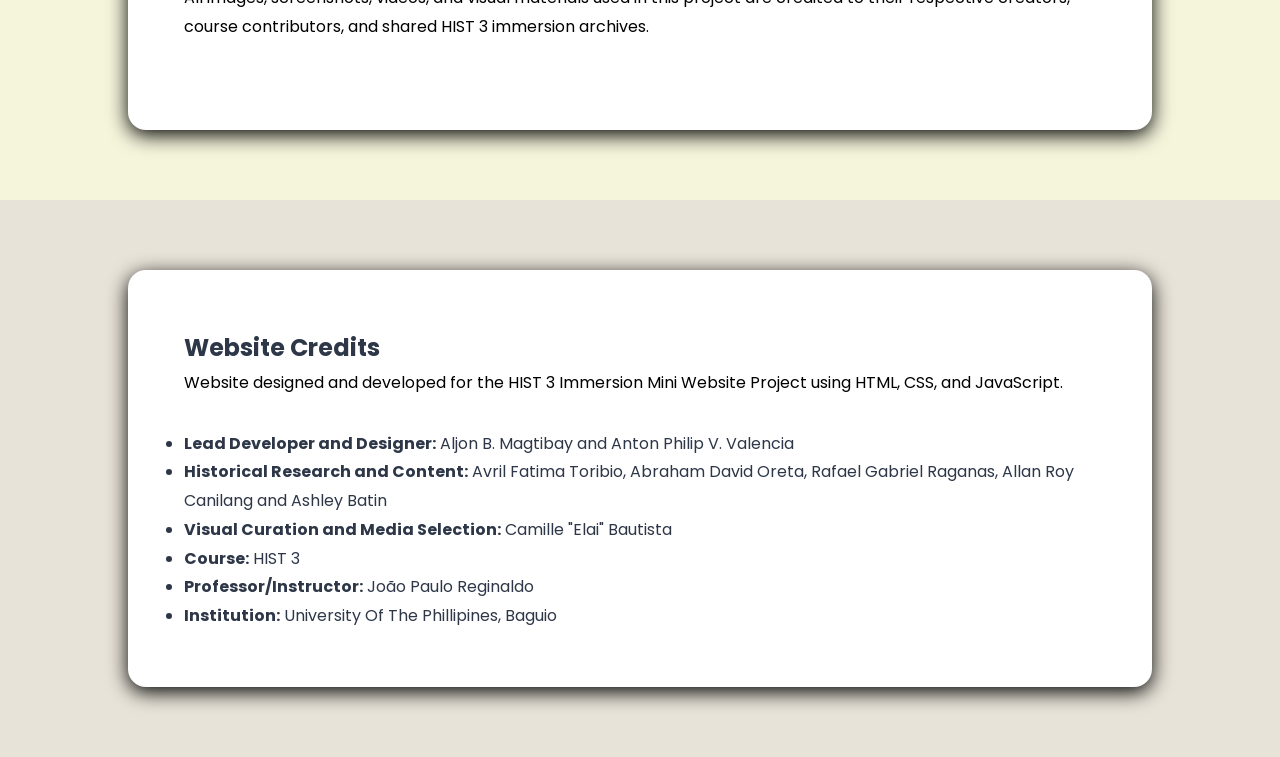
<file: sources.html>
<!DOCTYPE html>
<html lang="en">
<head>
    <meta charset="UTF-8">
    <meta name="viewport" content="width=device-width, initial-scale=1.0">
    <title>Sources and References</title>

    <link rel="stylesheet" href="style.css">

    <link rel="preconnect" href="https://fonts.googleapis.com">
    <link rel="preconnect" href="https://fonts.gstatic.com" crossorigin>

    <link href="https://fonts.googleapis.com/css2?family=Playfair+Display:wght@400;600;700&family=Poppins:wght@300;400;500;600&display=swap" rel="stylesheet">
</head>

<body>
<div id="scroll-progress"></div>

<nav class="navbar">

    <a href="index.html">
        <div class="logo">HIST 3</div>
    </a>

    <ul class="nav-links">
        <li><a href="index.html">Home</a></li>
        <li><a href="immersion.html">Immersions</a></li>
        <li><a href="reflection.html">Reflection</a></li>
    </ul>

        <div class="nav-actions">
        <button class="dark-mode-toggle" type="button" aria-label="Toggle dark mode">🌙</button>
        <button class="menu-toggle" type="button" aria-label="Toggle menu">
            <span></span>
            <span></span>
            <span></span>
        </button>
    </div>

</nav>


<section class="subpage-hero">

    <h1>Sources and References</h1>

    <p>
         Course materials, historical references,
        and visual source credits used in this project.
    </p>

</section>


<section class="section">

    <div class="content-box">

        <h2>Course Materials</h2>

        <ul>
            <li>HIST 3 Course Modules and Readings</li>
            <li>Class Lecture Discussions</li>
            <li>Instructor-Provided Materials</li>

            <li>
                <a href="https://drive.google.com/drive/folders/1OBSpiKPY1BiJ0_0AJ-3ZyZdfXzogSvlq"
                   target="_blank">

                   HIST 3 Shared Course Materials Folder

                </a>
            </li>
        </ul>

    </div>

</section>

<section class="section alt-section">

    <div class="content-box">

         <h2>References</h2>

    <ul>

        <li>
            Flores, V. A. M. (2026). <em>Burning for a fresh start</em>. [Online image].
        </li>

        <li>
            Kayapa - Nueva Vizcaya, Philippines. (2020, July 10).
            <em>Nueva Vizcaya, Philippines - Naturally Vibrant and Watershed Haven of the Cagayan Valley.</em>

            <br>

            <a href="https://nuevavizcaya.gov.ph/kayapa/"
               target="_blank">

               https://nuevavizcaya.gov.ph/kayapa/

            </a>
        </li>

        <li>
            <em>Kayapa, Nueva Vizcaya Profile – PhilAtlas.</em> (n.d.).
            Retrieved May 21, 2026, from

            <br>

            <a href="https://www.philatlas.com/luzon/r02/nueva-vizcaya/kayapa.html"
               target="_blank">

               https://www.philatlas.com/luzon/r02/nueva-vizcaya/kayapa.html

            </a>
        </li>

    </ul>

</section>



<section class="section">

    <div class="content-box">

        <h2>Images and Videos</h2>

       <ul>

            <li>
                Shared immersion media from course materials:
            </li>

            <li>
                <a href="https://drive.google.com/drive/folders/1FTKVPWQMoJo8QSumlzzdHRppYbeWJz6w?usp=drive_link"
                   target="_blank">

                   Immersion Media Folder 1

                </a>
            </li>

            <li>
                <a href="https://drive.google.com/drive/folders/1JAbRTWMzwAVJRAxwJTDllD6AkHeessBM?usp=sharing"
                   target="_blank">

                   Immersion Media Folder 2

                </a>
            </li>

        </ul>
      <p>
            All images, screenshots, videos, and visual materials
            used in this project are credited to their respective
            creators, course contributors, and shared HIST 3
            immersion archives.
        </p>
    </div>

</section>


<section class="section alt-section">

     <div class="content-box">
    <h2>Website Credits</h2>

    <p>
        Website designed and developed for the HIST 3
        Immersion Mini Website Project using HTML, CSS,
        and JavaScript.
    </p>

    <ul>
        <li><strong>Lead Developer and Designer:</strong> Aljon B. Magtibay and Anton Philip V. Valencia</li>

        <li><strong>Historical Research and Content:</strong>
            Avril Fatima Toribio, Abraham David Oreta, Rafael Gabriel Raganas, Allan Roy Canilang and Ashley Batin
        </li>

        <li><strong>Visual Curation and Media Selection:</strong>
            Camille "Elai" Bautista
        </li>

        <li><strong>Course:</strong> HIST 3</li>

        <li><strong>Professor/Instructor:</strong> João Paulo Reginaldo</li>

        <li><strong>Institution:</strong> University Of The Phillipines, Baguio</li>
    </ul>

</div>
    </div>

</section>


<footer>

   <a href="reflection.html" class="prev-btn">◄ Analytical...</a>
  
  <span class="footer-title">HIST 3 Immersion Website Project</span>
  
  <a href="immersion.html" class="next-btn">Menu Page ►</a>

</footer>

<script src="script.js"></script>

</body>
</html>
</file>
<file: style.css>
* {
    margin: 0;
    padding: 0;
    box-sizing: border-box;
}

html {
    scroll-behavior: smooth;
}

.navbar{
    border-bottom: 2.5px solid beige;
}

:root {
    --bg: #f9f7f2;
    --text: #2d3748;
    --surface: #ffffff;
    --surface-alt: #e8e3d8;
    --muted: #718096;
    --accent: #8b4513;
    --nav-bg: rgba(52, 0, 0, 2);
    --nav-text: #ffffff;
    --hero-overlay: rgba(0, 0, 0, 0.6);
    --button-text: #ffffff;
    
}

body {
    font-family: 'Poppins', sans-serif;
    background: var(--bg);
    color: var(--text);
    line-height: 1.8;
    overflow-x: hidden;
}

body.dark-mode {
    --bg: #0d1117;
    --text: #e6edf3;
    --surface: #161b22;
    --surface-alt: #1f2731;
    --muted: #9ca3af;
    --accent: #d4af37;
    --nav-bg: rgba(52, 0, 0, 1);
    --nav-text: #f8f8ff;
    --hero-overlay: rgba(0, 0, 0, 0.7);
    --button-text: #111111;
}


/* Navigation */
#scroll-progress {
    position: fixed;
    top: 0;
    left: 0;
    height: 4px;
    width: 0;
    background: var(--accent);
    z-index: 1001;
    transition: width 0.15s ease;
}

nav {
    position: fixed;
    top: 4px;
    width: 100%;
    background: var(--nav-bg);
    display: flex;
    justify-content: space-between;
    align-items: center;
    padding: 18px 10%;
    z-index: 1000;
}

.logo {
    color: var(--nav-text);
    font-size: 1.5rem;
    font-weight: 600;
}

a:has(.logo) {
    text-decoration: none !important;
    color: inherit; 
}

a:has(.logo) .logo {
    text-decoration: none;
}

nav ul {
    display: flex;
    list-style: none;
    gap: 25px;
}

nav ul li a {
    color: var(--nav-text);
    text-decoration: none;
    position: relative;
    transition: color 0.25s ease;
}

nav ul li a::after {
    content: '';
    position: absolute;
    left: 0;
    bottom: -4px;
    width: 100%;
    height: 2px;
    background: var(--accent);
    transform: scaleX(0);
    transform-origin: left;
    transition: transform 0.25s ease;
}

nav ul li a:hover {
    color: var(--accent);
}

nav ul li a:hover::after {
    transform: scaleX(1);
}

.nav-actions {
    display: flex;
    align-items: center;
    gap: 12px;
}

.dark-mode-toggle,
.menu-toggle {
    border: none;
    background: rgba(255,255,255,0.1);
    color: var(--nav-text);
    cursor: pointer;
    padding: 10px;
    border-radius: 10px;
    transition: background 0.25s ease, transform 0.25s ease;
}

.dark-mode-toggle:hover,
.menu-toggle:hover {
    background: rgba(255,255,255,0.18);
}

.menu-toggle {
    display: none;
    min-width: 44px;
    min-height: 44px;
}

.menu-toggle span {
    display: block;
    width: 22px;
    height: 2px;
    margin: 4px auto;
    background: var(--nav-text);
    transition: transform 0.25s ease, opacity 0.25s ease;
}

.nav-links {
    display: flex;
    list-style: none;
    gap: 25px ;
}

.nav-links.open {
    transform: translateX(0);
}

nav {
    display: flex;
    align-items: center;
    width: 100%;
}

nav ul {
    display: flex;
    list-style: none;
    gap: 25px;
    margin-left: auto; 
    font-size: 0.9rem;
}

.nav-actions {
    display: flex;
    align-items: center;
    gap: 12px;
    margin-left: 20px; 
}

/* Hero */
.hero {
    height: 100vh;
    background:
        linear-gradient(var(--hero-overlay), var(--hero-overlay)),
        url('images/optimized/image 31.jpg');

    background-size: cover;
    background-position: center;

    display: flex;
    justify-content: center;
    align-items: center;
    text-align: center;

    padding: 20px;
}

.hero-image-section {
    /* Existing background styles */
    background-image: url('your-group-photo.jpg');
    background-attachment: fixed; /* This is the key line! */
    background-position: center;
    background-repeat: no-repeat;
    background-size: cover;
}

.hero-content {
    max-width: 850px;
    color: white;
}

.hero h1 {
    font-size: 4rem;
    margin-bottom: 30px;
    line-height: 1.1;
    font-family: 'Playfair Display', serif;
}

.hero p {
    font-size: 1.1rem;
    line-height: 1.8;
    margin-bottom: 30px;

}

.btn {
    display: inline-block;
    background: linear-gradient(135deg, #c35100, #8b0000);
    color: rgb(250, 250, 250);
    padding: 14px 32px;
    border-radius: 12px;
    border-color: white;
    text-decoration: none;
    font-weight: 600;
    transition: 0.3s ease;

    box-shadow: 0 3px 8px rgb(255, 255, 255);
}

.btn:hover {
    transform: translateY(-3px) scale(1.02);
    box-shadow: 0 12px 25px rgba(0, 0, 0, 0.3);
}

.dark-mode .btn{
    background: linear-gradient(135deg, #8b0000, #c35100);
    color: white;
    border-color: white;
}


/* Sections */
.section {
    padding: 70px 10%;
    background-color: beige;
    scroll-margin-top: 90px;
}

.dark-mode .section{
    padding: 100px 10%;
    background-color: rgba(6, 6, 6, 0.95);
}

.section-title {
    text-align: center;
    margin-bottom: 30px;
    margin-top: 30px;
    color: black;
}

.dark-mode .section-title {
    text-align: center;
    margin-bottom: 60px;
    color: white;
}

.section-title h2 {
    font-size: 2.7rem;
    font-family: 'Playfair Display', serif;
}

.content-box {
    background: var(--surface);
    padding: 3.5rem;
    border-radius: 18px;
    box-shadow: 0 5px 20px black;
}
.content-box p:first-of-type {
    font-size: inherit;
    color: black;
    font-weight: inherit;
    margin-bottom: 2rem;
}

.dark-mode .content-box p:first-of-type {
    font-size: inherit;
    color: white;
    font-weight: inherit;
    margin-bottom: 2rem;
}

/* Map*/

.project-map {
  width: 100%;
  max-width: 1000px;      
  height: 400px;         
  border-radius: 8px;    
  box-shadow: 0 10px 30px black; 
  margin-top: 50px;
  display: block;
  margin-left: auto;
  margin-right: auto; 
  border-radius: 8px; 
  border-color: black;   
}

.dark-mode .project-map {
  width: 100%;
  max-width: 1000px;      
  height: 400px;         
  border-radius: 8px;    
  box-shadow: 0 10px 30px white; 
  margin-top: 50px;
  display: block;
  margin-left: auto;
  margin-right: auto; 
  border-radius: 8px; 
  border-color: white;
}

.subsection-intro {
    display: block;
    align-items: center;  
    gap: 20px;            
    width: 100%;
    font-family: 'Playfair Display', serif;
    font-size: 1.25rem;
    margin-top: 50px;
    text-align: center;
}

/*Communities of Kayapa Valley*/
.subsection {
    display: flex;
    align-items: center;  
    gap: 20px;            
    width: 100%;
    font-family: 'Playfair Display', serif;
    font-size: 1.25rem;
}

.subsection::after{
    content: '';
    flex-grow: 1;         
    height: 4px;          
    background-color: #020000; 
}

.dark-mode .subsection::after{
    content: '';
    flex-grow: 1;         
    height: 4px;          
    background-color: #fefefe; 
}

.subsection2{
    display: flex;
    align-items: center;  
    gap: 20px;            
    width: 100%;
    margin-top: 30px;
    font-family: 'Playfair Display', serif;
    font-size: 1.1rem;
}

.subsection2::after{
    content: '';
    flex-grow: 1;         
    height: 2.5px;          
    background-color: #020000; 
}
.dark-mode .subsection2::after{
    content: '';
    flex-grow: 1;         
    height: 2.5px;          
    background-color: #ffffff; 
}

.dark-mode .content-box {
    background: var(--surface);
    padding: 3.5rem;
    border-radius: 18px;
    box-shadow: 0 5px 20px rgba(242, 241, 241, 0.99);
}

.content-box p {
    margin-bottom: 20px;
}

.content-box-alternative {
    background: transparent; /* Remove the white block entirely */
    border-left: 4px solid #4a0000; /* Beautiful maroon accent line */
    padding-left: 2.5rem;
    box-shadow: none;
}

/*Reflection content box*/
.reflection-content-box {
    background: var(--surface);
    padding: 3.5rem;
    border-radius: 18px;
    box-shadow: 0 5px 20px black;
    transition: transform 0.25s ease, opacity 0.25s ease;
}

.dark-mode .reflection-content-box {
    background: var(--surface);
    padding: 3.5rem;
    border-radius: 18px;
    box-shadow: 0 5px 20px white;
    transition: transform 0.25s ease, opacity 0.25s ease;
}

.reflection-content-box h2{
    margin-bottom: 10px;
}

.reflection-content-box p {
    margin-bottom: 25px;
}

.immersion-link-card{
    box-shadow: 0 3px 10px black;
}

.dark-mode .immersion-link-card{
    box-shadow: 0 3px 10px white;
}

/* Immersion Cards */
.immersion-card {
    display: flex;
    align-items: center;
    gap: 40px;
    margin-bottom: 80px;
    background: white;
    padding: 30px;
    border-radius: 10px;
}

.reverse {
    flex-direction: row-reverse;
}

.image-placeholder {
    flex: 1;
    height: 320px;
    background: #ddd;
    display: flex;
    justify-content: center;
    align-items: center;
    font-weight: bold;
    color: #666;
    border-radius: 10px;
    text-align: center;
    padding: 20px;
}

.card-content {
    flex: 1;
}

.card-content h3 {
    font-size: 2rem;
    margin-bottom: 20px;
    font-family: 'Playfair Display', serif;
}

.caption {
    margin-top: 20px;
    font-size: 0.9rem;
    color: #718096;
    font-style: italic;
}


/* Reflection */
.reflection {
    background: #e8e3d8;
}


/* Sources */
.sources-list {
    padding-left: 20px;
}

.sources-list li {
    margin-bottom: 10px;
}


/* Footer */
footer {
    background: #141414;
    color: white;
    text-align: center;
    padding: 30px;
    border-top: 2px solid beige;
    position: fixed;
    z-index: 9999;
    width: 100%;
    bottom: 0;
    left: 0;
    margin-top: 15px;
    opacity: 90%;
    display: flex;
    align-items: center;
    justify-content: space-between;
    padding: 15px 30px; 
    box-sizing: border-box;
}

.footer-title{
    font-family: 'Playfair Display', serif;
    font-weight: bold;
}

.prev-btn{
    color: white;
    text-decoration: none;
    font-size: 0.75rem;
}

.next-btn{
    color: white;
    text-decoration: none;
    font-size: 0.75rem;
}



/* Responsive Design */
@media (max-width: 900px) {

    nav {
        flex-direction: row;
        justify-content: space-between;
        align-items: center;
        padding: 14px 6%;
    }

    .nav-actions {
        gap: 10px;
    }

    .nav-links {
        position: fixed;
        top: 70px;
        right: 0;
        width: 280px;
        height: calc(100vh - 70px);
        flex-direction: column;
        align-items: center;
        justify-content: flex-start;
        padding: 30px 0;
        gap: 18px;
        background: rgba(20, 20, 20, 0.98);
        transform: translateX(100%);
        transition: transform 0.3s ease;
        z-index: 1000;
        box-shadow: -10px 0 30px rgba(0,0,0,0.25);
    }

    .menu-toggle {
        display: block;
    }

    .nav-links li a {
        width: 100%;
        text-align: center;
        padding: 14px 0;
    }

    .hero {
        padding: 20px 10px;
    }

    .hero h1 {
        font-size: 2.8rem;
    }

    .hero p {
        font-size: 1rem;
    }

    .immersion-card,
    .reverse {
        flex-direction: column;
    }

    .detail-grid {
        grid-template-columns: 1fr;
    }

    .detail-image {
        min-width: 0;
        max-width: 100%;
        padding: 0;
    }

    .detail-text {
        padding: 28px;
    }

    .section {
        padding: 80px 6%;
    }

    .section-title {
        margin-bottom: 40px;
    }

    .content-box {
        padding: 30px;
    }

    .immersion-links {
        gap: 22px;
    }

}

@media (max-width: 600px) {

    .nav-links {
        width: 100%;
        top: 64px;
        height: calc(100vh - 64px);
    }

    nav {
        padding: 12px 4%;
    }

    nav ul {
        flex-direction: column;
        align-items: center;
        width: 100%;
    }

    nav ul li a {
        width: 100%;
        text-align: center;
    }

    .hero {
        padding: 18px 12px;
    }

    .hero h1 {
        font-size: 2.2rem;
    }

    .section {
        padding: 60px 5%;
    }

    .section-title h2 {
        font-size: 2.2rem;
    }

    .content-box,
    .immersion-link-card,
    .detail-image {
        padding: 24px;
    }

    .immersion-links {
        grid-template-columns: 1fr;
    }

    .detail-grid {
        display: block;
    }

    .detail-text,
    .detail-image {
        width: 100%;
        max-width: 100%;
    }

    .detail-text {
        border-left: none;
        border-top: 6px solid #8b4513;
        padding: 28px 22px;
    }

    .detail-image {
        min-width: 0;
        padding: 0;
        aspect-ratio: auto;
        margin-bottom: 30px;
    }

    .real-image {
        height: auto;
    }

}

/* IMMERSION NAVIGATION CARDS */

.immersion-links {
    display: grid;
    grid-template-columns: repeat(auto-fit, minmax(250px, 1fr));
    gap: 30px;
    margin-top: 50px;
}

.immersion-link-card {
    background: var(--surface);
    padding: 30px;
    border-radius: 18px;
    text-decoration: none;
    color: var(--text);
    box-shadow: 0 5px 20px rgba(0,0,0,0.08);
    transition: 0.3s ease;
    display: block;
}

.immersion-link-card:hover {
    transform: translateY(-8px);
}

.immersion-link-card h3 {
    margin-bottom: 15px;
    font-size: 1.5rem;
    font-family: 'Playfair Display', serif;
    color: var(--text);
}

.immersion-link-card p {
    color: var(--muted);
    line-height: 1.6;
}

/* SUBPAGE HERO */

.subpage-hero {
    height: 50vh;
    background:
        linear-gradient(rgba(0,0,0,0.6), rgba(0,0,0,0.6)),
        url('images/optimized/image 64.jpg');

    background-size: cover;
    background-position: center;
    

    display: flex;
    justify-content: center;
    align-items: center;
    flex-direction: column;

    text-align: center;
    color: white;

    padding: 20px;
}

.subpage-hero h1 {
    font-size: 3.5rem;
    margin-bottom: 20px;
    font-family: 'Playfair Display', serif;
}

.subpage-hero p {
    max-width: 700px;
    font-size: 1.1rem;
}

/* Unique background images for each immersion page */
.subpage-hero-community {
    background: linear-gradient(rgba(0,0,0,0.6), rgba(0,0,0,0.6)), url('images/optimized/image 41.jpg');
    background-size: cover;
    background-position: center 20%;
    background-repeat: no-repeat;
}

.subpage-hero-labor {
    background: linear-gradient(rgba(0,0,0,0.6), rgba(0,0,0,0.6)), url('images/optimized/image 59.jpg');
    background-size: cover;
    background-position: center;
}

.subpage-hero-culture {
    background: linear-gradient(rgba(0,0,0,0.6), rgba(0,0,0,0.6)), url('images/optimized/image 70.jpg');
    background-size: cover;
    background-position: top 80%;
}

.subpage-hero-landscape {
    background: linear-gradient(rgba(0,0,0,0.6), rgba(0,0,0,0.6)), url('images/optimized/image 45.jpg');
    background-size: cover;
    background-position: center 60%;
}

.subpage-hero-mobility {
    background: linear-gradient(rgba(0,0,0,0.6), rgba(0,0,0,0.6)), url('images/optimized/image 58.jpg');
    background-size: cover;
    background-position: center 65%;
}

.subpage-hero-reflection {
    background: linear-gradient(rgba(0,0,0,0.6), rgba(0,0,0,0.6)), url('images/optimized/image 52.jpg');
    background-size: cover;
    background-position: center;
}


.alt-section {
    background: var(--surface-alt);
}

/* Gallery */
.gallery {
    display: grid;
    grid-template-columns: repeat(auto-fit, minmax(250px, 1fr));
    gap: 20px;
    margin-top: 40px;
    padding-bottom: 50px;
}

.gallery-item {
    cursor: pointer;
    position: relative;
    overflow: hidden;
    border-radius: 10px;
    box-shadow: 0 5px 20px rgba(0,0,0,0.08);
    transition: 0.3s ease;
    background: var(--bg);
}

.gallery-item:hover {
    transform: scale(1.05);
    box-shadow: 0 10px 30px rgba(0,0,0,0.15);
}

.gallery-thumbnail {
    width: 100%;
    height: 250px;
    object-fit: cover;
    display: block;
    transition: 0.3s ease;
}

.gallery-item:hover .gallery-thumbnail {
    filter: brightness(0.9);
}

.gallery-caption {
    margin: 0;
    padding: 12px 14px 14px;
    color: var(--text);
    font-size: 0.95rem;
    line-height: 1.4;
    text-align: center;
}

/* Lightbox */
.lightbox {
    display: none;
    position: fixed;
    z-index: 2000;
    left: 0;
    top: 0;
    width: 100%;
    height: 100%;
    background-color: rgba(0, 0, 0, 0.8);
    animation: fadeIn 0.3s ease;
}

.lightbox.active {
    display: flex;
    align-items: center;
    justify-content: center;
}

@keyframes fadeIn {
    from { opacity: 0; }
    to { opacity: 1; }
}

.lightbox-image {
    max-width: 85vw;
    max-height: 80vh;
    object-fit: contain;
    animation: slideIn 0.3s ease;
}

@keyframes slideIn {
    from {
        transform: scale(0.8);
        opacity: 0;
    }
    to {
        transform: scale(1);
        opacity: 1;
    }
}

.close-lightbox {
    position: absolute;
    top: 30px;
    right: 40px;
    font-size: 35px;
    color: white;
    cursor: pointer;
    transition: 0.2s ease;
}

.close-lightbox:hover {
    color: #8b4513;
}

.prev-button,
.next-button {
    position: absolute;
    top: 50%;
    transform: translateY(-50%);
    background: rgba(139, 69, 19, 0.7);
    color: white;
    border: none;
    font-size: 30px;
    padding: 15px 20px;
    cursor: pointer;
    border-radius: 5px;
    transition: 0.3s ease;
}

.prev-button:hover,
.next-button:hover {
    background: #8b4513;
}

.prev-button {
    left: 20px;
}

.next-button {
    right: 20px;
}

.lightbox-caption {
    position: absolute;
    bottom: 30px;
    left: 50%;
    transform: translateX(-50%);
    color: white;
    font-size: 0.95rem;
    text-align: center;
    max-width: 600px;
    padding: 0 20px;
    animation: slideUp 0.4s ease;
}

@keyframes slideUp {
    from {
        opacity: 0;
        transform: translateX(-50%) translateY(20px);
    }
    to {
        opacity: 1;
        transform: translateX(-50%) translateY(0);
    }
}


.detail-grid {
    display: grid;
    grid-template-columns: repeat(2, minmax(0, 1fr));
    gap: 40px;
    align-items: center;
    margin-bottom: 30px;
}

.detail-text {
    display: flex;
    flex-direction: column;
    justify-content: center;
    gap: 20px;
    min-width: 0;
    background: var(--surface);
    padding: 32px;
    border-radius: 18px;
    box-shadow: 0 12px 30px rgba(0, 0, 0, 0.08);
    border-left: 6px solid #8b4513;
}

.detail-text p {
    color: var(--muted);
    line-height: 1.8;
    margin-bottom: 0;
}

.detail-image {
    flex: 1;
    min-width: 320px;
    max-width: 500px;
    aspect-ratio: 1 / 1;
    background: white;
    padding: 24px;
    border-radius: 18px;
    box-shadow: 0 5px 20px rgba(0,0,0,0.08);
    display: grid;
    place-items: center;
}

.detail-image.image-with-caption {
    aspect-ratio: auto;
    display: flex;
    flex-direction: column;
    gap: 12px;
}

.detail-image.image-with-caption .real-image {
    height: auto;
}

.image-caption {
    font-size: 0.85rem;
    color: #718096;
    font-style: italic;
    text-align: center;
    line-height: 1.5;
}

.real-image {
    width: 100%;
    height: 100%;
    aspect-ratio: 1 / 1;
    object-fit: cover;
    border-radius: 16px;
    border: 3px solid #8b4513;
    box-shadow: 0 8px 16px rgba(0, 0, 0, 0.2);
    background: var(--bg);
    display: block;
    box-sizing: border-box;
}

@media (max-width: 700px) {
    html,
    body {
        width: 100%;
        max-width: 100%;
        overflow-x: hidden;
    }

    nav {
        left: 0;
        right: 0;
        width: 100%;
        padding: 12px 16px;
    }

    .subpage-hero {
        min-height: 52vh;
        height: auto;
        width: 100%;
        padding: 92px 18px 42px;
        background-size: cover;
        background-position: center;
    }

    .subpage-hero h1 {
        max-width: 100%;
        font-size: clamp(2.1rem, 12vw, 3rem);
        line-height: 1.05;
        overflow-wrap: normal;
    }

    .subpage-hero p {
        max-width: 100%;
        font-size: 0.95rem;
        line-height: 1.55;
    }

    .section {
        width: 100%;
        padding: 52px 18px;
    }

    .detail-grid {
        display: grid;
        grid-template-columns: 1fr;
        gap: 22px;
        width: 100%;
        margin-bottom: 0;
    }

    .detail-image,
    .detail-text {
        width: 100%;
        min-width: 0;
        max-width: none;
    }

    .detail-image {
        padding: 12px;
        margin: 0;
        aspect-ratio: auto;
        order: 1;
        border-radius: 12px;
    }

    .detail-text {
        order: 2;
        padding: 24px 20px;
        border-left: none;
        border-top: 5px solid var(--accent);
        border-radius: 12px;
        gap: 14px;
    }

    .detail-text h2 {
        font-size: 1.6rem;
        line-height: 1.25;
    }

    .detail-text p {
        font-size: 0.95rem;
        line-height: 1.7;
    }

    .real-image {
        height: auto;
        aspect-ratio: auto;
        border-radius: 10px;
    }

    .gallery {
        grid-template-columns: 1fr;
    }
}
</file>
